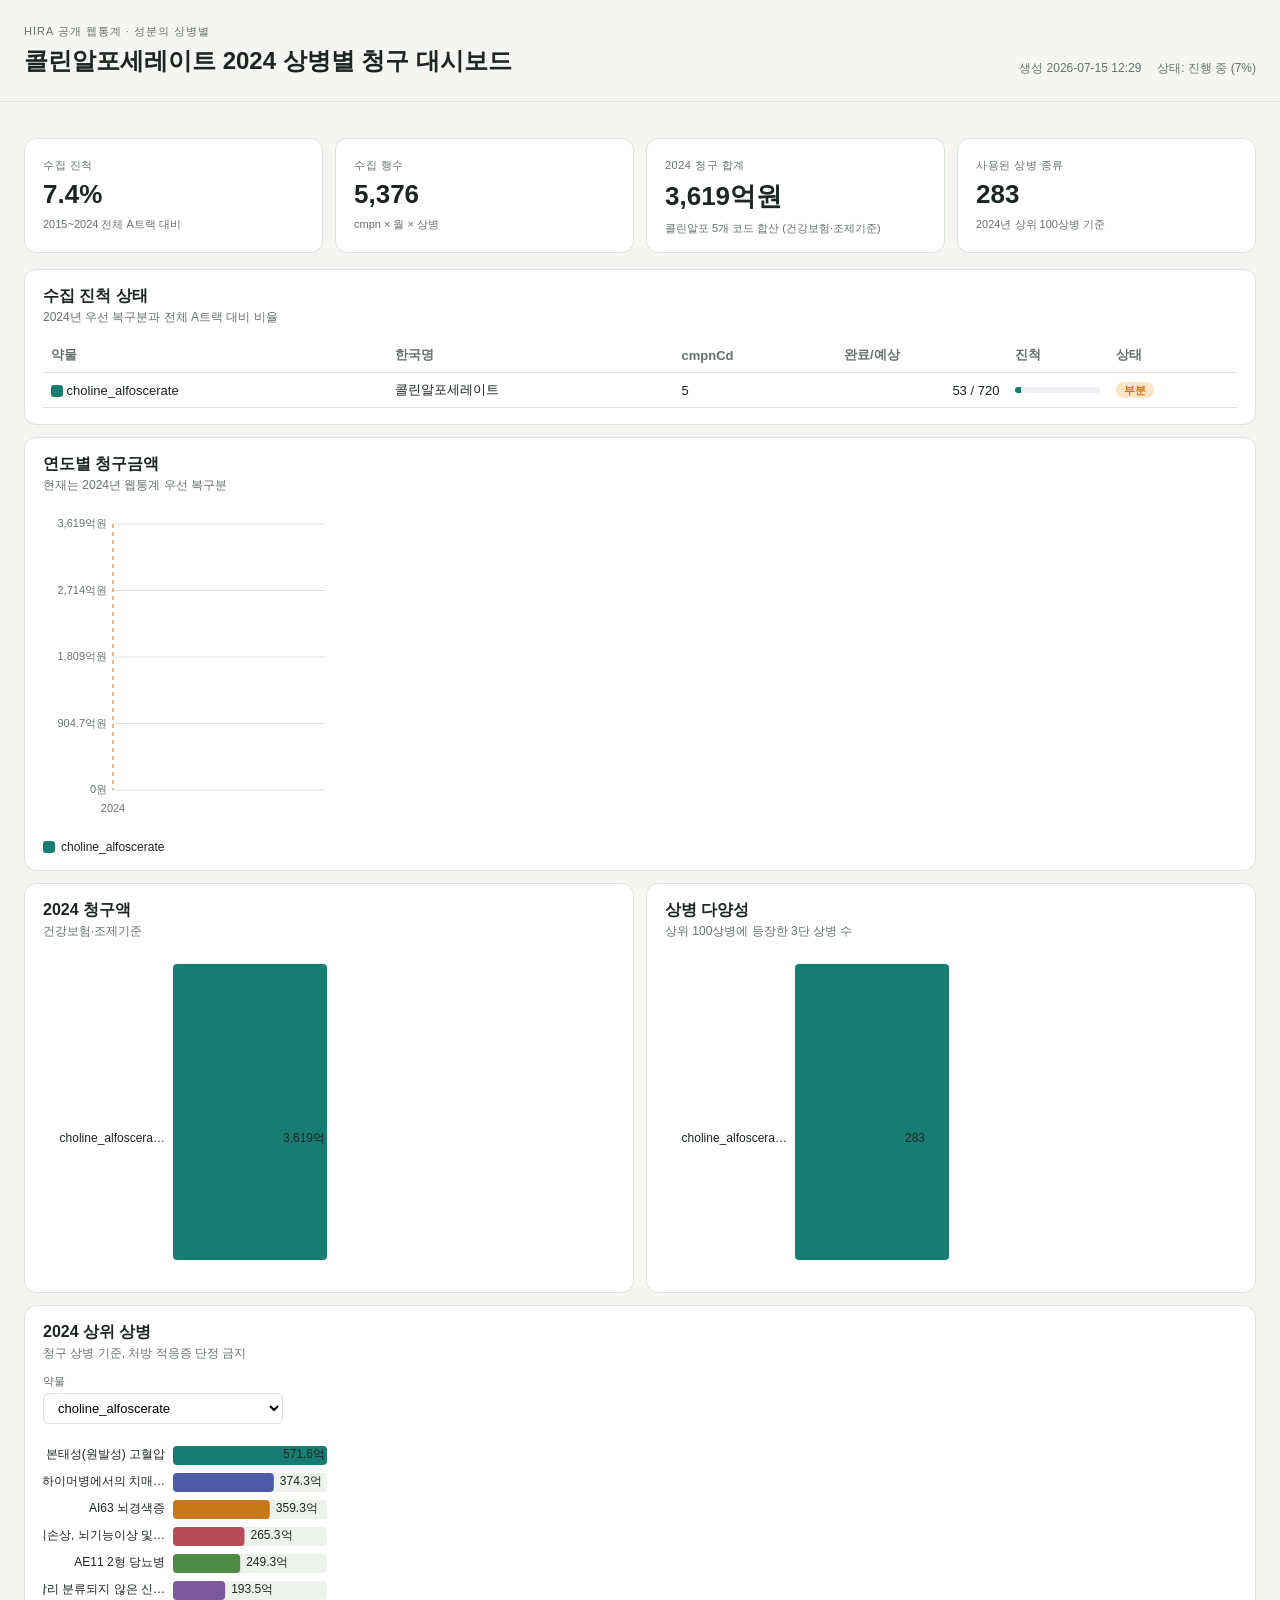
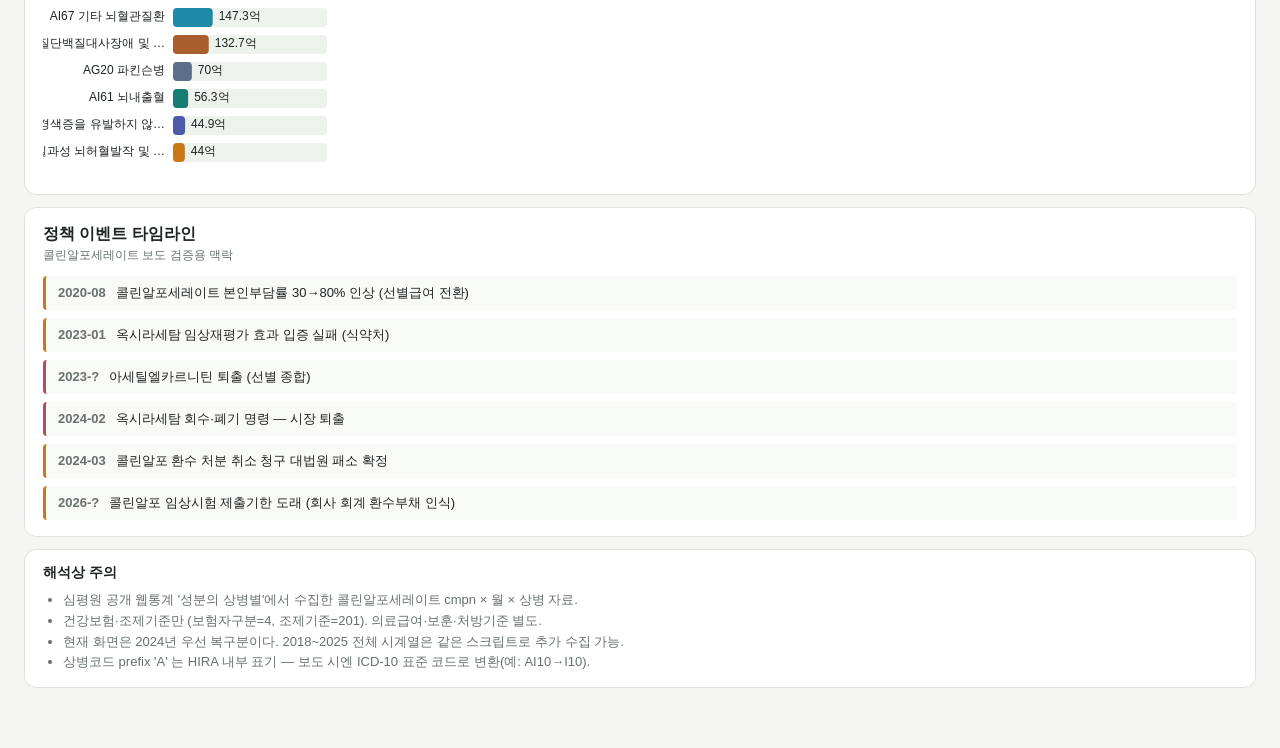
<file: dashboard/index.html>
<!doctype html>
<html lang="ko">
  <head>
    <meta charset="utf-8">
    <meta name="viewport" content="width=device-width, initial-scale=1">
    <title>콜린알포세레이트 — 2024 상병별 청구 대시보드</title>
    <link rel="stylesheet" href="styles.css">
    <script src="data.js" defer></script>
    <script src="app.js" defer></script>
  </head>
  <body>
    <header class="topbar">
      <div>
        <p class="eyebrow">HIRA 공개 웹통계 · 성분의 상병별</p>
        <h1>콜린알포세레이트 2024 상병별 청구 대시보드</h1>
      </div>
      <div class="topbar__meta">
        <span id="generatedAt">-</span>
        <span id="progressLabel">-</span>
      </div>
    </header>

    <main>
      <section class="kpi-grid" aria-label="핵심 지표">
        <article class="kpi">
          <span class="kpi__label">수집 진척</span>
          <strong id="kpiProgress">-</strong>
          <span class="kpi__sub">2015~2024 전체 A트랙 대비</span>
        </article>
        <article class="kpi">
          <span class="kpi__label">수집 행수</span>
          <strong id="kpiRows">-</strong>
          <span class="kpi__sub">cmpn × 월 × 상병</span>
        </article>
        <article class="kpi">
          <span class="kpi__label">2024 청구 합계</span>
          <strong id="kpiAmount">-</strong>
          <span class="kpi__sub">콜린알포 5개 코드 합산 (건강보험·조제기준)</span>
        </article>
        <article class="kpi">
          <span class="kpi__label">사용된 상병 종류</span>
          <strong id="kpiSicks">-</strong>
          <span class="kpi__sub">2024년 상위 100상병 기준</span>
        </article>
      </section>

      <section class="dashboard-grid">
        <article class="panel panel--wide">
          <div class="panel__head">
            <div>
              <h2>수집 진척 상태</h2>
              <p>2024년 우선 복구분과 전체 A트랙 대비 비율</p>
            </div>
          </div>
          <div class="table-wrap">
            <table>
              <thead>
                <tr>
                  <th>약물</th>
                  <th>한국명</th>
                  <th>cmpnCd</th>
                  <th>완료/예상</th>
                  <th>진척</th>
                  <th>상태</th>
                </tr>
              </thead>
              <tbody id="drugStatusRows"></tbody>
            </table>
          </div>
        </article>

        <article class="panel panel--wide">
          <div class="panel__head">
            <div>
              <h2>연도별 청구금액</h2>
              <p>현재는 2024년 웹통계 우선 복구분</p>
            </div>
          </div>
          <canvas id="seriesCanvas" height="320" aria-label="약물별 시계열 차트"></canvas>
          <div id="seriesLegend" class="legend"></div>
        </article>

        <article class="panel">
          <div class="panel__head">
            <div>
              <h2>2024 청구액</h2>
              <p>건강보험·조제기준</p>
            </div>
          </div>
          <canvas id="amountCanvas" height="320"></canvas>
        </article>

        <article class="panel">
          <div class="panel__head">
            <div>
              <h2>상병 다양성</h2>
              <p>상위 100상병에 등장한 3단 상병 수</p>
            </div>
          </div>
          <canvas id="sicksCanvas" height="320"></canvas>
        </article>

        <article class="panel panel--wide">
          <div class="panel__head">
            <div>
              <h2>2024 상위 상병</h2>
              <p>청구 상병 기준, 처방 적응증 단정 금지</p>
            </div>
          </div>
          <div class="toolbar">
            <div class="field">
              <label for="drugSelect">약물</label>
              <select id="drugSelect"></select>
            </div>
          </div>
          <canvas id="sicknessCanvas" height="340"></canvas>
        </article>

        <article class="panel panel--wide">
          <div class="panel__head">
            <div>
              <h2>정책 이벤트 타임라인</h2>
              <p>콜린알포세레이트 보도 검증용 맥락</p>
            </div>
          </div>
          <ul class="timeline" id="timelineList"></ul>
        </article>
      </section>

      <section class="notes" aria-label="해석상 주의">
        <h2>해석상 주의</h2>
        <ul id="notesList"></ul>
      </section>
    </main>
  </body>
</html>
</file>
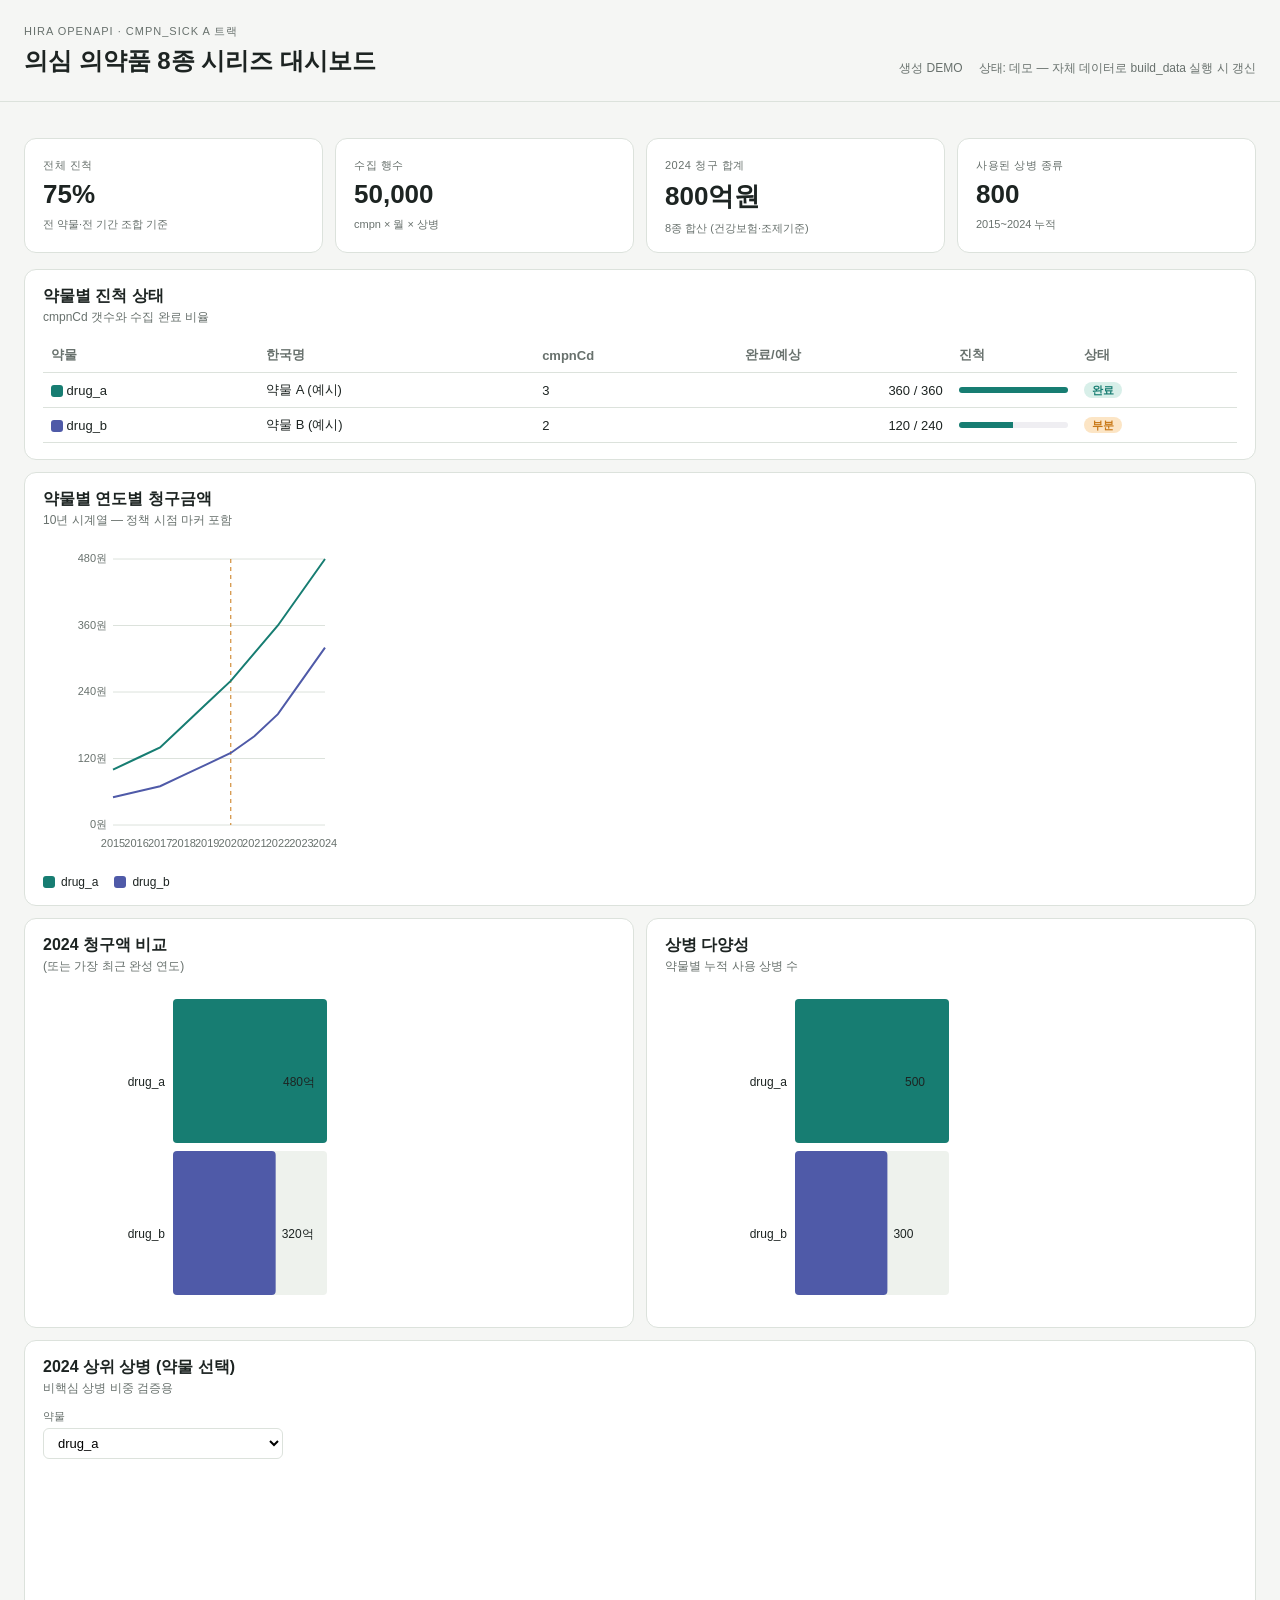
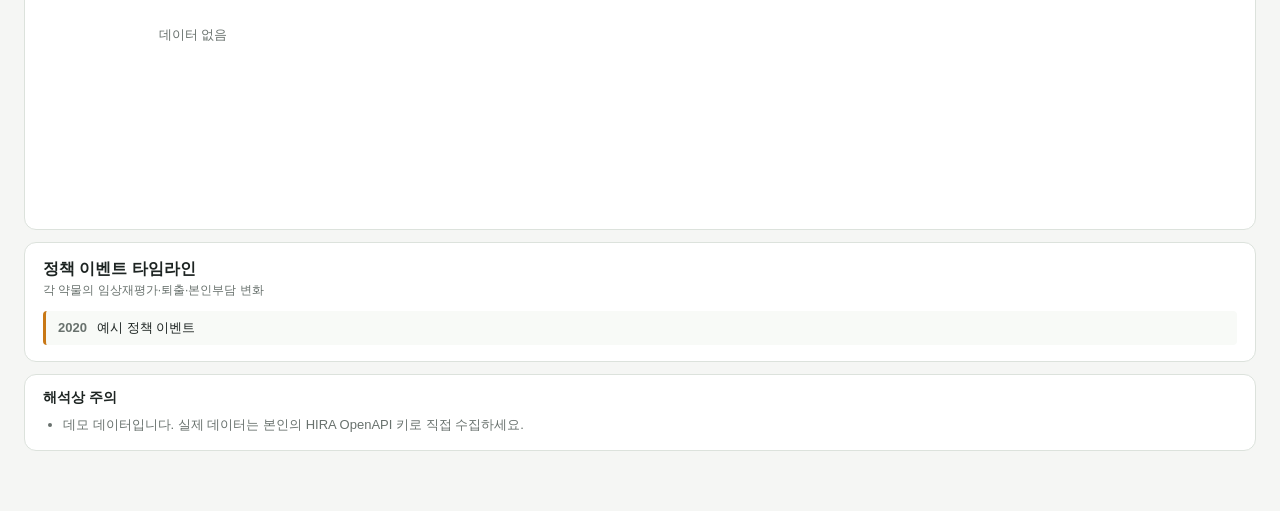
<file: dashboard_suspect/index.html>
<!doctype html>
<html lang="ko">
  <head>
    <meta charset="utf-8">
    <meta name="viewport" content="width=device-width, initial-scale=1">
    <title>의심 의약품 8종 — 시리즈 보도 대시보드</title>
    <link rel="stylesheet" href="styles.css">
    <script src="data.js" defer></script>
    <script src="app.js" defer></script>
  </head>
  <body>
    <header class="topbar">
      <div>
        <p class="eyebrow">HIRA OpenAPI · cmpn_sick A 트랙</p>
        <h1>의심 의약품 8종 시리즈 대시보드</h1>
      </div>
      <div class="topbar__meta">
        <span id="generatedAt">-</span>
        <span id="progressLabel">-</span>
      </div>
    </header>

    <main>
      <section class="kpi-grid" aria-label="핵심 지표">
        <article class="kpi">
          <span class="kpi__label">전체 진척</span>
          <strong id="kpiProgress">-</strong>
          <span class="kpi__sub">전 약물·전 기간 조합 기준</span>
        </article>
        <article class="kpi">
          <span class="kpi__label">수집 행수</span>
          <strong id="kpiRows">-</strong>
          <span class="kpi__sub">cmpn × 월 × 상병</span>
        </article>
        <article class="kpi">
          <span class="kpi__label">2024 청구 합계</span>
          <strong id="kpiAmount">-</strong>
          <span class="kpi__sub">8종 합산 (건강보험·조제기준)</span>
        </article>
        <article class="kpi">
          <span class="kpi__label">사용된 상병 종류</span>
          <strong id="kpiSicks">-</strong>
          <span class="kpi__sub">2015~2024 누적</span>
        </article>
      </section>

      <section class="dashboard-grid">
        <article class="panel panel--wide">
          <div class="panel__head">
            <div>
              <h2>약물별 진척 상태</h2>
              <p>cmpnCd 갯수와 수집 완료 비율</p>
            </div>
          </div>
          <div class="table-wrap">
            <table>
              <thead>
                <tr>
                  <th>약물</th>
                  <th>한국명</th>
                  <th>cmpnCd</th>
                  <th>완료/예상</th>
                  <th>진척</th>
                  <th>상태</th>
                </tr>
              </thead>
              <tbody id="drugStatusRows"></tbody>
            </table>
          </div>
        </article>

        <article class="panel panel--wide">
          <div class="panel__head">
            <div>
              <h2>약물별 연도별 청구금액</h2>
              <p>10년 시계열 — 정책 시점 마커 포함</p>
            </div>
          </div>
          <canvas id="seriesCanvas" height="320" aria-label="약물별 시계열 차트"></canvas>
          <div id="seriesLegend" class="legend"></div>
        </article>

        <article class="panel">
          <div class="panel__head">
            <div>
              <h2>2024 청구액 비교</h2>
              <p>(또는 가장 최근 완성 연도)</p>
            </div>
          </div>
          <canvas id="amountCanvas" height="320"></canvas>
        </article>

        <article class="panel">
          <div class="panel__head">
            <div>
              <h2>상병 다양성</h2>
              <p>약물별 누적 사용 상병 수</p>
            </div>
          </div>
          <canvas id="sicksCanvas" height="320"></canvas>
        </article>

        <article class="panel panel--wide">
          <div class="panel__head">
            <div>
              <h2>2024 상위 상병 (약물 선택)</h2>
              <p>비핵심 상병 비중 검증용</p>
            </div>
          </div>
          <div class="toolbar">
            <div class="field">
              <label for="drugSelect">약물</label>
              <select id="drugSelect"></select>
            </div>
          </div>
          <canvas id="sicknessCanvas" height="340"></canvas>
        </article>

        <article class="panel panel--wide">
          <div class="panel__head">
            <div>
              <h2>정책 이벤트 타임라인</h2>
              <p>각 약물의 임상재평가·퇴출·본인부담 변화</p>
            </div>
          </div>
          <ul class="timeline" id="timelineList"></ul>
        </article>
      </section>

      <section class="notes" aria-label="해석상 주의">
        <h2>해석상 주의</h2>
        <ul id="notesList"></ul>
      </section>
    </main>
  </body>
</html>
</file>
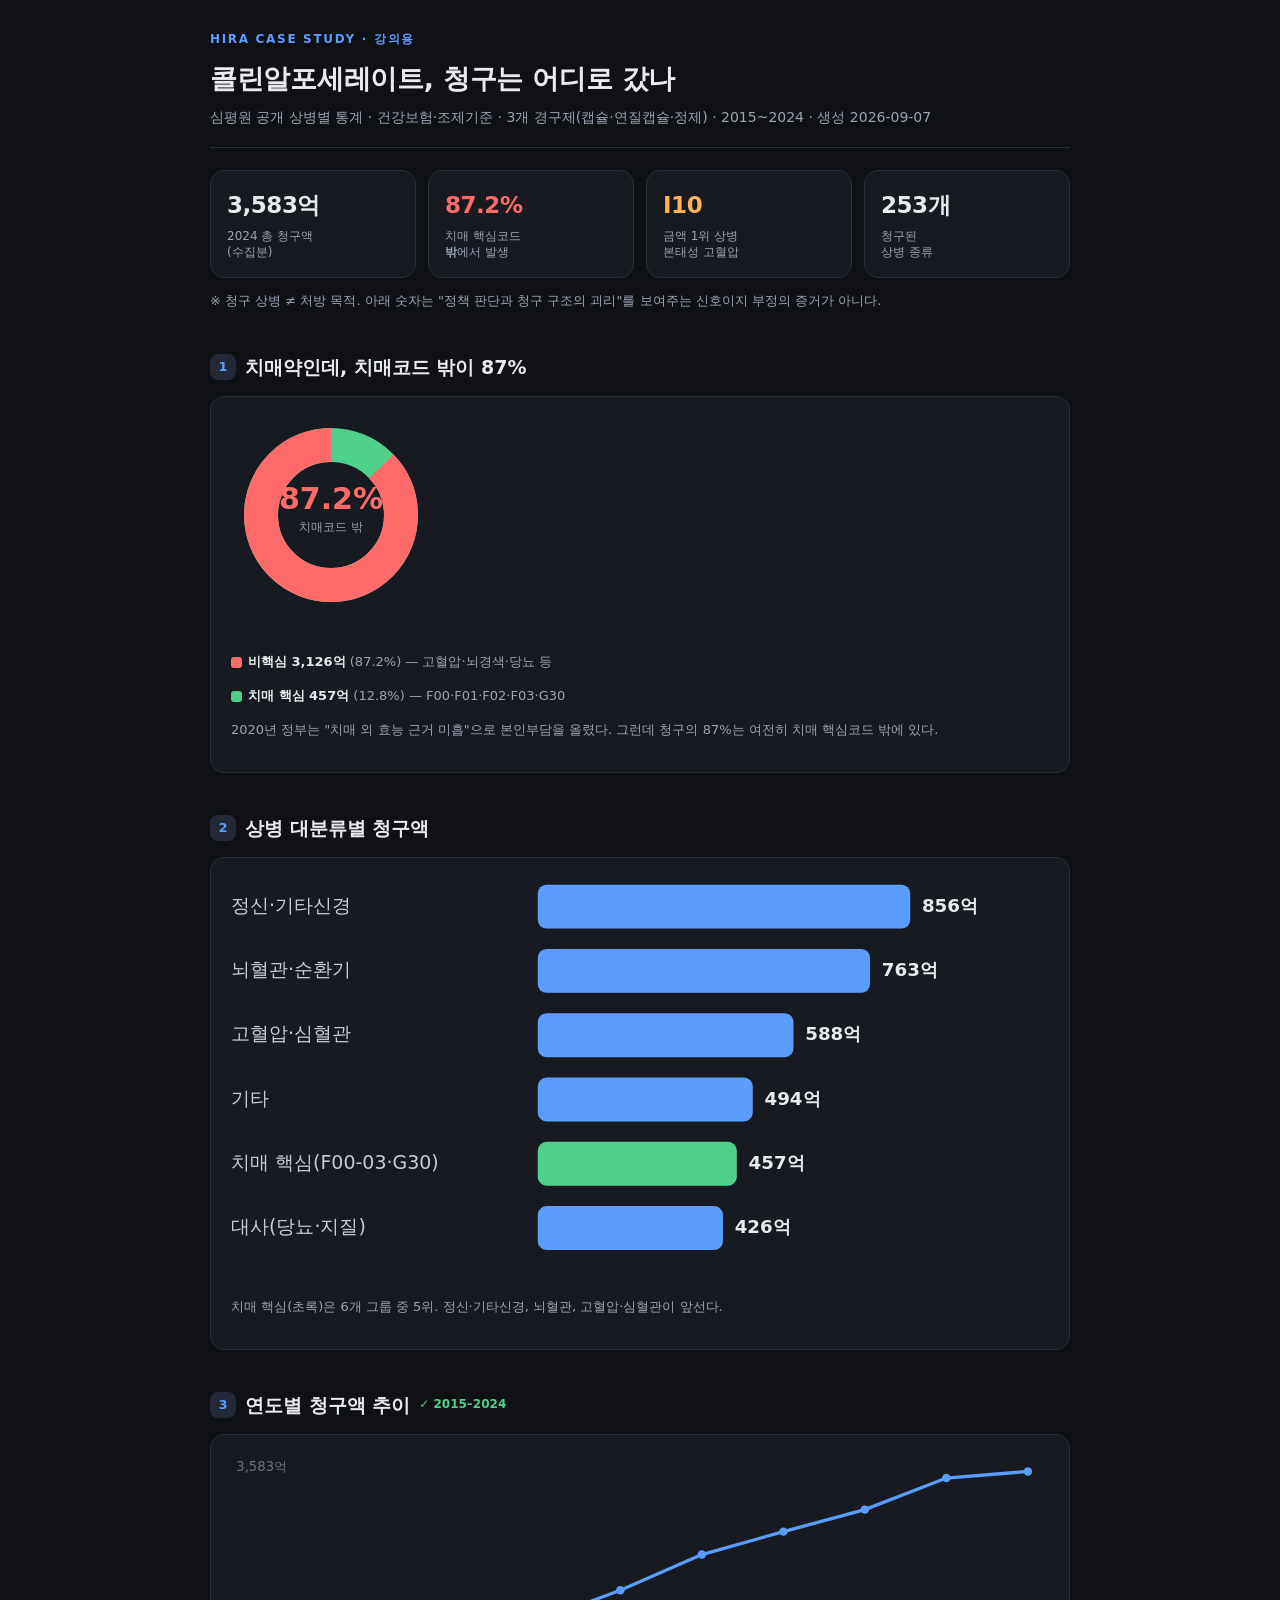
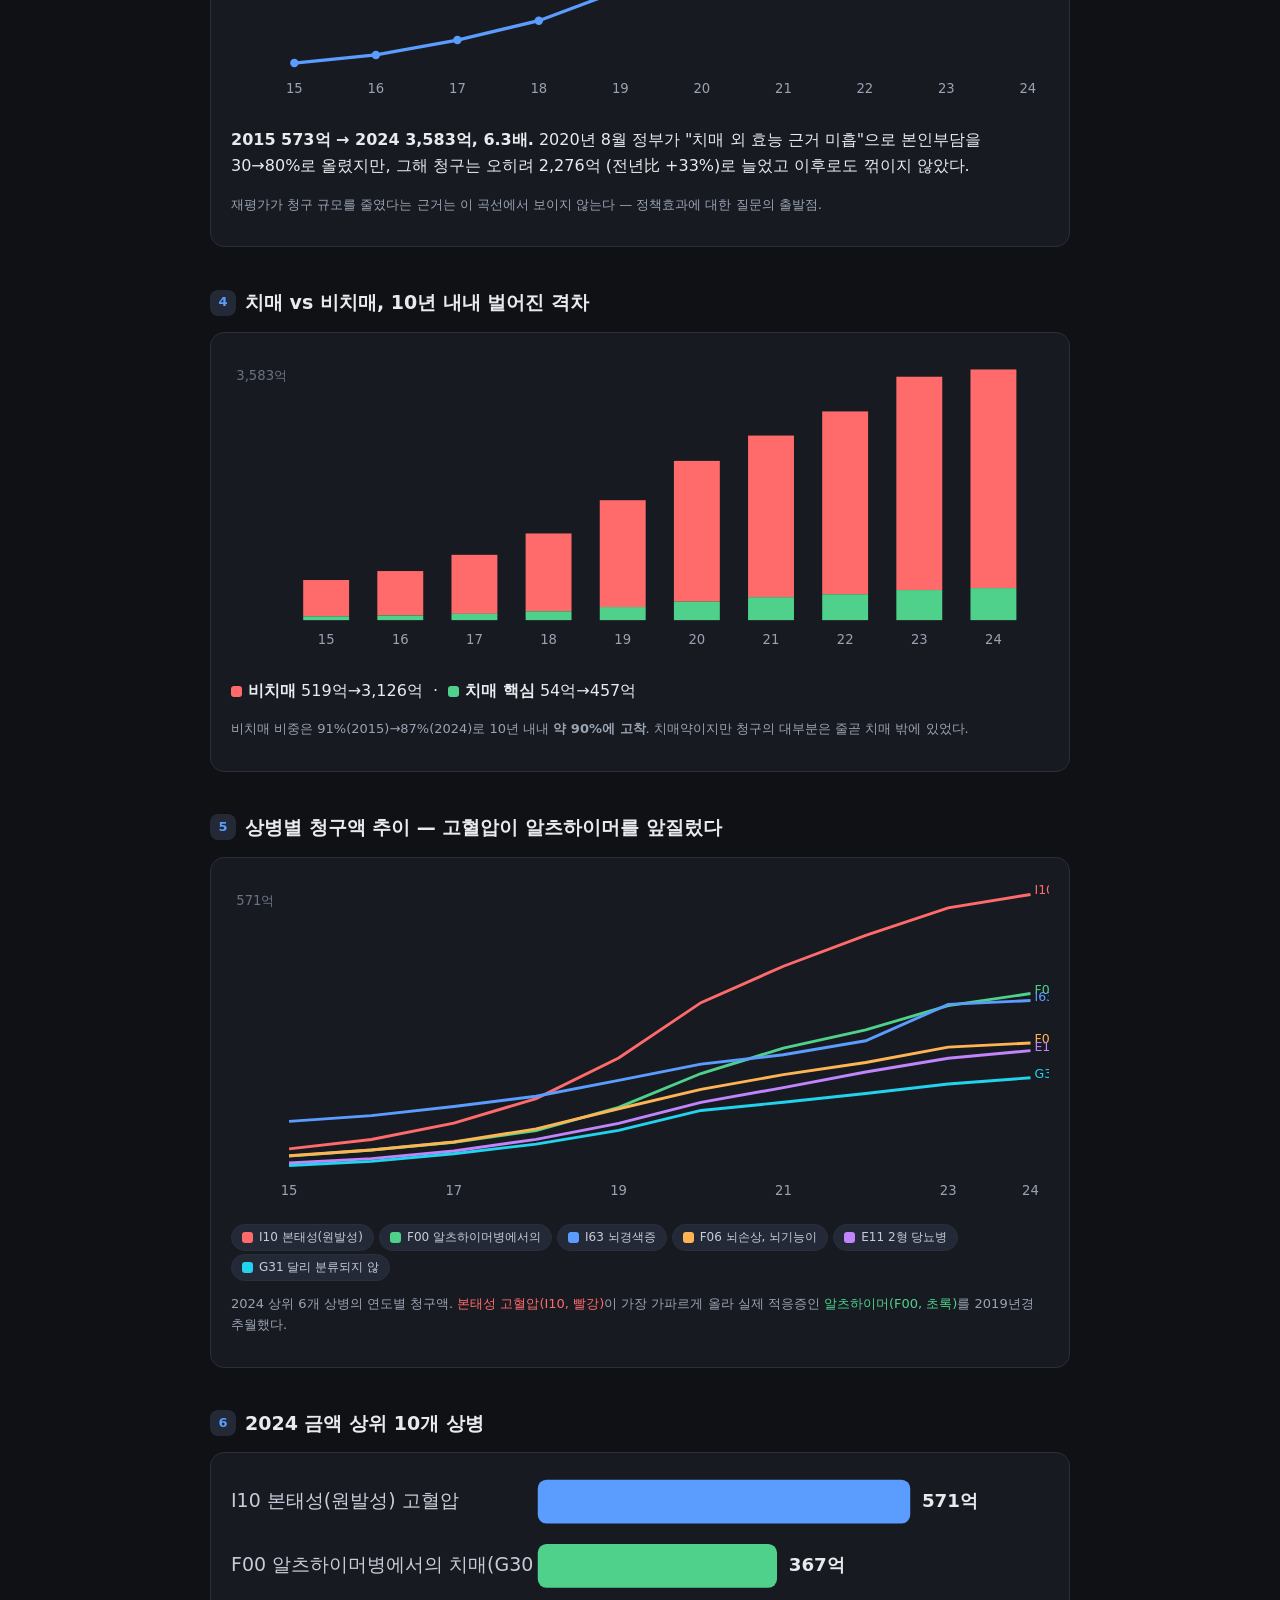
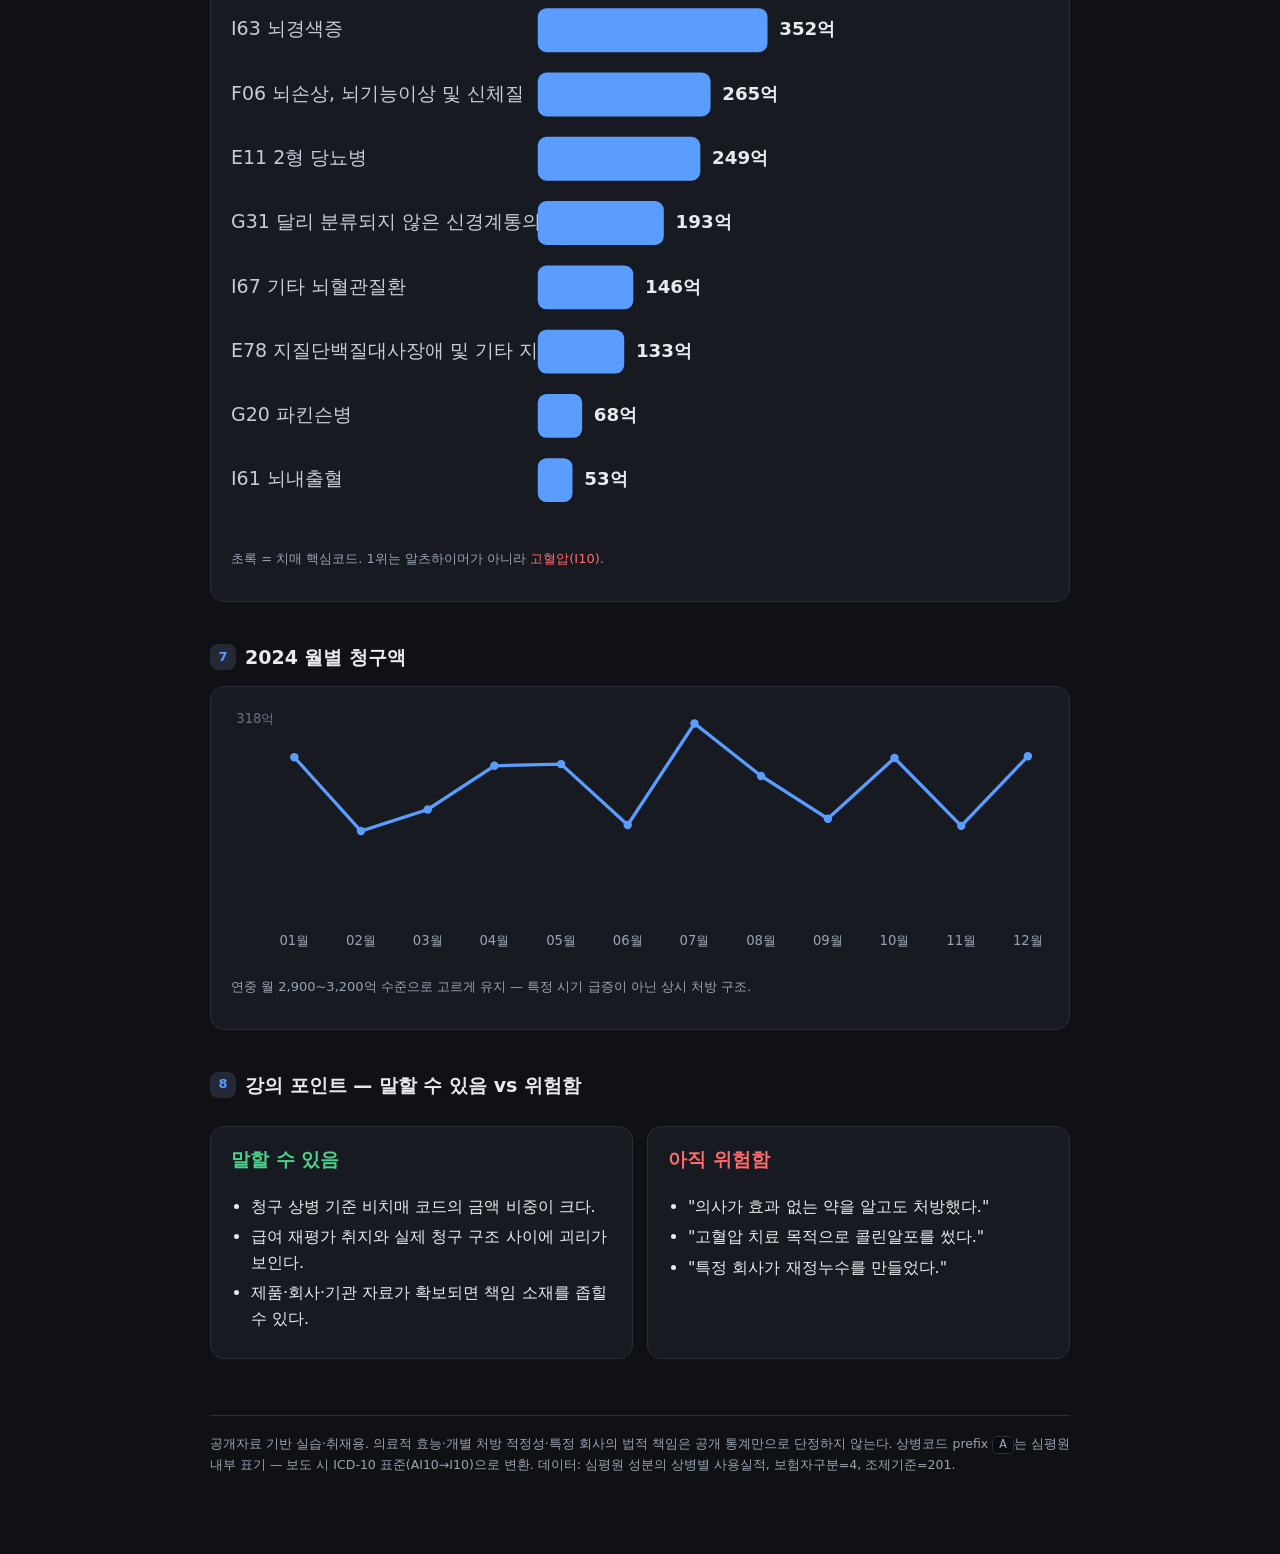
<file: dashboard/case_study.html>
<!DOCTYPE html><html lang="ko"><head><meta charset="UTF-8">
<meta name="viewport" content="width=device-width, initial-scale=1.0">
<title>콜린알포세레이트 청구 구조 — 강의 케이스스터디</title>
<style>
:root{--bg:#0f1115;--panel:#171a21;--line:#2a2f3a;--ink:#e8eaed;--muted:#9aa3b2;--accent:#5b9dff;--good:#4fd18b;--bad:#ff6b6b;--warn:#ffb454;--chip:#232936}
*{box-sizing:border-box}
body{margin:0;background:var(--bg);color:var(--ink);font-family:-apple-system,BlinkMacSystemFont,"Apple SD Gothic Neo","Pretendard",system-ui,sans-serif;line-height:1.6}
.wrap{max-width:900px;margin:0 auto;padding:30px 20px 80px}
header{border-bottom:1px solid var(--line);padding-bottom:18px}
.eyebrow{color:var(--accent);font-size:12px;font-weight:700;letter-spacing:.14em;text-transform:uppercase}
h1{font-size:27px;margin:8px 0 6px;font-weight:800;letter-spacing:-.01em}
.sub{color:var(--muted);font-size:14px}
h2{font-size:19px;margin:40px 0 14px;font-weight:800;display:flex;align-items:center;gap:9px;flex-wrap:wrap}
h2 .n{display:inline-flex;width:26px;height:26px;border-radius:8px;background:var(--chip);color:var(--accent);font-size:13px;align-items:center;justify-content:center;font-weight:700}
.ok{font-size:12px;color:var(--good);font-weight:600} .pending{font-size:12px;color:var(--warn);font-weight:600}
.kpis{display:grid;grid-template-columns:repeat(4,1fr);gap:12px;margin:22px 0 4px}
.kpi{background:var(--panel);border:1px solid var(--line);border-radius:14px;padding:16px}
.kpi .v{font-size:23px;font-weight:800;letter-spacing:-.02em}
.kpi .l{color:var(--muted);font-size:12px;margin-top:4px;line-height:1.4}
.kpi.bad .v{color:var(--bad)} .kpi.warn .v{color:var(--warn)}
.card{background:var(--panel);border:1px solid var(--line);border-radius:14px;padding:18px 20px;margin:12px 0}
.pending-card{border-color:#5a4a25;background:#1d1a12}
.donut-wrap{display:flex;gap:24px;align-items:center;flex-wrap:wrap}
.legend{font-size:13px;color:var(--muted)} .legend b{color:var(--ink)}
.sw{display:inline-block;width:11px;height:11px;border-radius:3px;margin-right:6px;vertical-align:middle}
.chip2{display:inline-block;background:var(--chip);border:1px solid var(--line);border-radius:999px;padding:3px 10px;font-size:12px;color:#c7cdd8;margin:3px 5px 0 0}
.muted{color:var(--muted);font-size:13px} .good{color:var(--good)} .badc{color:var(--bad)}
ul{margin:8px 0;padding-left:20px} li{margin:5px 0}
.two{display:grid;grid-template-columns:1fr 1fr;gap:14px}
.foot{margin-top:44px;padding-top:18px;border-top:1px solid var(--line);color:var(--muted);font-size:12.5px}
code{background:#0a0c10;border:1px solid var(--line);border-radius:5px;padding:1px 6px;font-size:12.5px}
@media(max-width:640px){.kpis{grid-template-columns:repeat(2,1fr)}.two{grid-template-columns:1fr}}
</style></head><body><div class="wrap">
<header>
<div class="eyebrow">HIRA Case Study · 강의용</div>
<h1>콜린알포세레이트, 청구는 어디로 갔나</h1>
<div class="sub">심평원 공개 상병별 통계 · 건강보험·조제기준 · 3개 경구제(캡슐·연질캡슐·정제) · 2015~2024 · 생성 2026-09-07</div>
</header>

<div class="kpis">
<div class="kpi"><div class="v">3,583억</div><div class="l">2024 총 청구액<br>(수집분)</div></div>
<div class="kpi bad"><div class="v">87.2%</div><div class="l">치매 핵심코드<br><b>밖</b>에서 발생</div></div>
<div class="kpi warn"><div class="v">I10</div><div class="l">금액 1위 상병<br>본태성 고혈압</div></div>
<div class="kpi"><div class="v">253개</div><div class="l">청구된<br>상병 종류</div></div>
</div>
<p class="muted">※ 청구 상병 ≠ 처방 목적. 아래 숫자는 "정책 판단과 청구 구조의 괴리"를 보여주는 신호이지 부정의 증거가 아니다.</p>

<h2><span class="n">1</span>치매약인데, 치매코드 밖이 87%</h2>
<div class="card"><div class="donut-wrap">
<svg viewBox="0 0 200 200" width="200" height="200">
      <circle cx="100" cy="100" r="70" fill="none" stroke="#4fd18b" stroke-width="34"/>
      <circle cx="100" cy="100" r="70" fill="none" stroke="#ff6b6b" stroke-width="34"
        stroke-dasharray="383.7 439.8" stroke-dashoffset="-56.1"
        transform="rotate(-90 100 100)"/>
      <text x="100" y="94" text-anchor="middle" fill="#ff6b6b" font-size="30" font-weight="800">87.2%</text>
      <text x="100" y="116" text-anchor="middle" fill="#9aa3b2" font-size="12">치매코드 밖</text>
    </svg>
<div class="legend">
<p><span class="sw" style="background:#ff6b6b"></span><b>비핵심 3,126억</b> (87.2%) — 고혈압·뇌경색·당뇨 등</p>
<p><span class="sw" style="background:#4fd18b"></span><b>치매 핵심 457억</b> (12.8%) — F00·F01·F02·F03·G30</p>
<p class="muted">2020년 정부는 "치매 외 효능 근거 미흡"으로 본인부담을 올렸다. 그런데 청구의 87%는 여전히 치매 핵심코드 밖에 있다.</p>
</div></div></div>

<h2><span class="n">2</span>상병 대분류별 청구액</h2>
<div class="card"><svg viewBox="0 0 560 274" width="100%" role="img">
<text x="0" y="24.6" fill="#c7cdd8" font-size="13">정신·기타신경</text>
<rect x="210" y="6" width="255.0" height="30" rx="6" fill="#5b9dff"/>
<text x="473.0" y="24.6" fill="#e8eaed" font-size="12.5" font-weight="600">856억</text>
<text x="0" y="68.6" fill="#c7cdd8" font-size="13">뇌혈관·순환기</text>
<rect x="210" y="50" width="227.5" height="30" rx="6" fill="#5b9dff"/>
<text x="445.5" y="68.6" fill="#e8eaed" font-size="12.5" font-weight="600">763억</text>
<text x="0" y="112.6" fill="#c7cdd8" font-size="13">고혈압·심혈관</text>
<rect x="210" y="94" width="175.1" height="30" rx="6" fill="#5b9dff"/>
<text x="393.1" y="112.6" fill="#e8eaed" font-size="12.5" font-weight="600">588억</text>
<text x="0" y="156.6" fill="#c7cdd8" font-size="13">기타</text>
<rect x="210" y="138" width="147.2" height="30" rx="6" fill="#5b9dff"/>
<text x="365.2" y="156.6" fill="#e8eaed" font-size="12.5" font-weight="600">494억</text>
<text x="0" y="200.6" fill="#c7cdd8" font-size="13">치매 핵심(F00-03·G30)</text>
<rect x="210" y="182" width="136.3" height="30" rx="6" fill="#4fd18b"/>
<text x="354.3" y="200.6" fill="#e8eaed" font-size="12.5" font-weight="600">457억</text>
<text x="0" y="244.6" fill="#c7cdd8" font-size="13">대사(당뇨·지질)</text>
<rect x="210" y="226" width="126.8" height="30" rx="6" fill="#5b9dff"/>
<text x="344.8" y="244.6" fill="#e8eaed" font-size="12.5" font-weight="600">426억</text>
</svg>
<p class="muted">치매 핵심(초록)은 6개 그룹 중 5위. 정신·기타신경, 뇌혈관, 고혈압·심혈관이 앞선다.</p></div>

<h2><span class="n">3</span>연도별 청구액 추이 <span class="ok">✓ 2015–2024</span></h2>
        <div class="card"><svg viewBox="0 0 620 190" width="100%">
      <polyline points="48.0,159.2 109.8,153.1 171.6,141.8 233.3,127.1 295.1,104.1 356.9,77.0 418.7,59.6 480.4,42.9 542.2,19.0 604.0,14.0" fill="none" stroke="#5b9dff" stroke-width="2.5"/>
      <circle cx="48.0" cy="159.2" r="3.2" fill="#5b9dff"/><circle cx="109.8" cy="153.1" r="3.2" fill="#5b9dff"/><circle cx="171.6" cy="141.8" r="3.2" fill="#5b9dff"/><circle cx="233.3" cy="127.1" r="3.2" fill="#5b9dff"/><circle cx="295.1" cy="104.1" r="3.2" fill="#5b9dff"/><circle cx="356.9" cy="77.0" r="3.2" fill="#5b9dff"/><circle cx="418.7" cy="59.6" r="3.2" fill="#5b9dff"/><circle cx="480.4" cy="42.9" r="3.2" fill="#5b9dff"/><circle cx="542.2" cy="19.0" r="3.2" fill="#5b9dff"/><circle cx="604.0" cy="14.0" r="3.2" fill="#5b9dff"/><text x="48.0" y="182" text-anchor="middle" fill="#9aa3b2" font-size="10">15</text><text x="109.8" y="182" text-anchor="middle" fill="#9aa3b2" font-size="10">16</text><text x="171.6" y="182" text-anchor="middle" fill="#9aa3b2" font-size="10">17</text><text x="233.3" y="182" text-anchor="middle" fill="#9aa3b2" font-size="10">18</text><text x="295.1" y="182" text-anchor="middle" fill="#9aa3b2" font-size="10">19</text><text x="356.9" y="182" text-anchor="middle" fill="#9aa3b2" font-size="10">20</text><text x="418.7" y="182" text-anchor="middle" fill="#9aa3b2" font-size="10">21</text><text x="480.4" y="182" text-anchor="middle" fill="#9aa3b2" font-size="10">22</text><text x="542.2" y="182" text-anchor="middle" fill="#9aa3b2" font-size="10">23</text><text x="604.0" y="182" text-anchor="middle" fill="#9aa3b2" font-size="10">24</text>
      <text x="4" y="14.0" fill="#6b7280" font-size="10">3,583억</text>
    </svg>
        <p><b>2015 573억 → 2024 3,583억, 6.3배.</b>
        2020년 8월 정부가 "치매 외 효능 근거 미흡"으로 본인부담을 30→80%로 올렸지만, 그해 청구는 오히려 2,276억 (전년比 +33%)로 늘었고 이후로도 꺾이지 않았다.</p>
        <p class="muted">재평가가 청구 규모를 줄였다는 근거는 이 곡선에서 보이지 않는다 — 정책효과에 대한 질문의 출발점.</p></div>

        <h2><span class="n">4</span>치매 vs 비치매, 10년 내내 벌어진 격차</h2>
        <div class="card"><svg viewBox="0 0 620 230" width="100%">
<rect x="54.7" y="173.6" width="34.8" height="27.5" fill="#ff6b6b"/>
<rect x="54.7" y="201.1" width="34.8" height="2.9" fill="#4fd18b"/>
<text x="72.1" y="222" text-anchor="middle" fill="#9aa3b2" font-size="10">15</text>
<rect x="110.9" y="166.8" width="34.8" height="33.5" fill="#ff6b6b"/>
<rect x="110.9" y="200.4" width="34.8" height="3.6" fill="#4fd18b"/>
<text x="128.3" y="222" text-anchor="middle" fill="#9aa3b2" font-size="10">16</text>
<rect x="167.1" y="154.5" width="34.8" height="44.7" fill="#ff6b6b"/>
<rect x="167.1" y="199.1" width="34.8" height="4.9" fill="#4fd18b"/>
<text x="184.5" y="222" text-anchor="middle" fill="#9aa3b2" font-size="10">17</text>
<rect x="223.3" y="138.3" width="34.8" height="59.0" fill="#ff6b6b"/>
<rect x="223.3" y="197.3" width="34.8" height="6.7" fill="#4fd18b"/>
<text x="240.7" y="222" text-anchor="middle" fill="#9aa3b2" font-size="10">18</text>
<rect x="279.5" y="113.1" width="34.8" height="81.1" fill="#ff6b6b"/>
<rect x="279.5" y="194.1" width="34.8" height="9.9" fill="#4fd18b"/>
<text x="296.9" y="222" text-anchor="middle" fill="#9aa3b2" font-size="10">19</text>
<rect x="335.7" y="83.3" width="34.8" height="106.7" fill="#ff6b6b"/>
<rect x="335.7" y="190.0" width="34.8" height="14.0" fill="#4fd18b"/>
<text x="353.1" y="222" text-anchor="middle" fill="#9aa3b2" font-size="10">20</text>
<rect x="391.9" y="64.1" width="34.8" height="122.5" fill="#ff6b6b"/>
<rect x="391.9" y="186.6" width="34.8" height="17.4" fill="#4fd18b"/>
<text x="409.3" y="222" text-anchor="middle" fill="#9aa3b2" font-size="10">21</text>
<rect x="448.1" y="45.8" width="34.8" height="138.7" fill="#ff6b6b"/>
<rect x="448.1" y="184.4" width="34.8" height="19.6" fill="#4fd18b"/>
<text x="465.5" y="222" text-anchor="middle" fill="#9aa3b2" font-size="10">22</text>
<rect x="504.3" y="19.5" width="34.8" height="161.7" fill="#ff6b6b"/>
<rect x="504.3" y="181.2" width="34.8" height="22.8" fill="#4fd18b"/>
<text x="521.7" y="222" text-anchor="middle" fill="#9aa3b2" font-size="10">23</text>
<rect x="560.5" y="14.0" width="34.8" height="165.7" fill="#ff6b6b"/>
<rect x="560.5" y="179.7" width="34.8" height="24.3" fill="#4fd18b"/>
<text x="577.9" y="222" text-anchor="middle" fill="#9aa3b2" font-size="10">24</text>
<text x="4" y="22" fill="#6b7280" font-size="10">3,583억</text>
</svg>
        <p><span class="sw" style="background:#ff6b6b"></span><b>비치매</b> 519억→3,126억 &nbsp;·&nbsp;
        <span class="sw" style="background:#4fd18b"></span><b>치매 핵심</b> 54억→457억</p>
        <p class="muted">비치매 비중은 91%(2015)→87%(2024)로 10년 내내 <b>약 90%에 고착</b>. 치매약이지만 청구의 대부분은 줄곧 치매 밖에 있었다.</p></div>

        <h2><span class="n">5</span>상병별 청구액 추이 — 고혈압이 알츠하이머를 앞질렀다</h2>
        <div class="card"><svg viewBox="0 0 620 250" width="100%">
<polyline points="44.0,206.8 106.4,199.7 168.9,187.3 231.3,168.7 293.8,138.0 356.2,96.0 418.7,68.4 481.1,45.0 543.6,24.1 606.0,14.0" fill="none" stroke="#ff6b6b" stroke-width="2.2"/>
<text x="609.0" y="14.0" fill="#ff6b6b" font-size="9.5">I10</text>
<polyline points="44.0,212.3 106.4,207.7 168.9,201.8 231.3,193.0 293.8,175.3 356.2,149.7 418.7,130.5 481.1,116.7 543.6,98.2 606.0,89.1" fill="none" stroke="#4fd18b" stroke-width="2.2"/>
<text x="609.0" y="89.1" fill="#4fd18b" font-size="9.5">F00</text>
<polyline points="44.0,186.0 106.4,181.6 168.9,174.7 231.3,166.9 293.8,154.9 356.2,142.6 418.7,135.5 481.1,124.9 543.6,97.3 606.0,94.4" fill="none" stroke="#5b9dff" stroke-width="2.2"/>
<text x="609.0" y="94.4" fill="#5b9dff" font-size="9.5">I63</text>
<polyline points="44.0,212.0 106.4,207.7 168.9,201.6 231.3,191.7 293.8,176.4 356.2,161.7 418.7,150.6 481.1,141.4 543.6,129.7 606.0,126.6" fill="none" stroke="#ffb454" stroke-width="2.2"/>
<text x="609.0" y="126.6" fill="#ffb454" font-size="9.5">F06</text>
<polyline points="44.0,217.5 106.4,214.2 168.9,208.4 231.3,199.6 293.8,187.5 356.2,171.6 418.7,160.4 481.1,148.6 543.6,138.1 606.0,132.4" fill="none" stroke="#c084fc" stroke-width="2.2"/>
<text x="609.0" y="132.4" fill="#c084fc" font-size="9.5">E11</text>
<polyline points="44.0,219.4 106.4,216.3 168.9,210.5 231.3,203.2 293.8,192.8 356.2,177.7 418.7,171.5 481.1,164.9 543.6,157.7 606.0,152.9" fill="none" stroke="#22d3ee" stroke-width="2.2"/>
<text x="609.0" y="152.9" fill="#22d3ee" font-size="9.5">G31</text>
<text x="44.0" y="242" text-anchor="middle" fill="#9aa3b2" font-size="10">15</text>
<text x="168.9" y="242" text-anchor="middle" fill="#9aa3b2" font-size="10">17</text>
<text x="293.8" y="242" text-anchor="middle" fill="#9aa3b2" font-size="10">19</text>
<text x="418.7" y="242" text-anchor="middle" fill="#9aa3b2" font-size="10">21</text>
<text x="543.6" y="242" text-anchor="middle" fill="#9aa3b2" font-size="10">23</text>
<text x="606.0" y="242" text-anchor="middle" fill="#9aa3b2" font-size="10">24</text>
<text x="4" y="22" fill="#6b7280" font-size="10">571억</text>
</svg>
        <div style="margin-top:8px"><span class="chip2"><span class="sw" style="background:#ff6b6b"></span>I10 본태성(원발성) </span><span class="chip2"><span class="sw" style="background:#4fd18b"></span>F00 알츠하이머병에서의</span><span class="chip2"><span class="sw" style="background:#5b9dff"></span>I63 뇌경색증</span><span class="chip2"><span class="sw" style="background:#ffb454"></span>F06 뇌손상, 뇌기능이</span><span class="chip2"><span class="sw" style="background:#c084fc"></span>E11 2형 당뇨병</span><span class="chip2"><span class="sw" style="background:#22d3ee"></span>G31 달리 분류되지 않</span></div>
        <p class="muted">2024 상위 6개 상병의 연도별 청구액. <span class="badc">본태성 고혈압(I10, 빨강)</span>이 가장 가파르게 올라 실제 적응증인 <span class="good">알츠하이머(F00, 초록)</span>를 2019년경 추월했다.</p></div>

<h2><span class="n">6</span>2024 금액 상위 10개 상병</h2>
<div class="card"><svg viewBox="0 0 560 450" width="100%" role="img">
<text x="0" y="24.6" fill="#c7cdd8" font-size="13">I10 본태성(원발성) 고혈압</text>
<rect x="210" y="6" width="255.0" height="30" rx="6" fill="#5b9dff"/>
<text x="473.0" y="24.6" fill="#e8eaed" font-size="12.5" font-weight="600">571억</text>
<text x="0" y="68.6" fill="#c7cdd8" font-size="13">F00 알츠하이머병에서의 치매(G30</text>
<rect x="210" y="50" width="163.8" height="30" rx="6" fill="#4fd18b"/>
<text x="381.8" y="68.6" fill="#e8eaed" font-size="12.5" font-weight="600">367억</text>
<text x="0" y="112.6" fill="#c7cdd8" font-size="13">I63 뇌경색증</text>
<rect x="210" y="94" width="157.3" height="30" rx="6" fill="#5b9dff"/>
<text x="375.3" y="112.6" fill="#e8eaed" font-size="12.5" font-weight="600">352억</text>
<text x="0" y="156.6" fill="#c7cdd8" font-size="13">F06 뇌손상, 뇌기능이상 및 신체질</text>
<rect x="210" y="138" width="118.3" height="30" rx="6" fill="#5b9dff"/>
<text x="336.3" y="156.6" fill="#e8eaed" font-size="12.5" font-weight="600">265억</text>
<text x="0" y="200.6" fill="#c7cdd8" font-size="13">E11 2형 당뇨병</text>
<rect x="210" y="182" width="111.3" height="30" rx="6" fill="#5b9dff"/>
<text x="329.3" y="200.6" fill="#e8eaed" font-size="12.5" font-weight="600">249억</text>
<text x="0" y="244.6" fill="#c7cdd8" font-size="13">G31 달리 분류되지 않은 신경계통의</text>
<rect x="210" y="226" width="86.3" height="30" rx="6" fill="#5b9dff"/>
<text x="304.3" y="244.6" fill="#e8eaed" font-size="12.5" font-weight="600">193억</text>
<text x="0" y="288.6" fill="#c7cdd8" font-size="13">I67 기타 뇌혈관질환</text>
<rect x="210" y="270" width="65.4" height="30" rx="6" fill="#5b9dff"/>
<text x="283.4" y="288.6" fill="#e8eaed" font-size="12.5" font-weight="600">146억</text>
<text x="0" y="332.6" fill="#c7cdd8" font-size="13">E78 지질단백질대사장애 및 기타 지</text>
<rect x="210" y="314" width="59.2" height="30" rx="6" fill="#5b9dff"/>
<text x="277.2" y="332.6" fill="#e8eaed" font-size="12.5" font-weight="600">133억</text>
<text x="0" y="376.6" fill="#c7cdd8" font-size="13">G20 파킨슨병</text>
<rect x="210" y="358" width="30.4" height="30" rx="6" fill="#5b9dff"/>
<text x="248.4" y="376.6" fill="#e8eaed" font-size="12.5" font-weight="600">68억</text>
<text x="0" y="420.6" fill="#c7cdd8" font-size="13">I61 뇌내출혈</text>
<rect x="210" y="402" width="23.8" height="30" rx="6" fill="#5b9dff"/>
<text x="241.8" y="420.6" fill="#e8eaed" font-size="12.5" font-weight="600">53억</text>
</svg>
<p class="muted">초록 = 치매 핵심코드. 1위는 알츠하이머가 아니라 <span class="badc">고혈압(I10)</span>.</p></div>

<h2><span class="n">7</span>2024 월별 청구액</h2>
<div class="card"><svg viewBox="0 0 620 190" width="100%">
      <polyline points="48.0,39.6 98.5,95.5 149.1,79.2 199.6,46.1 250.2,44.8 300.7,90.9 351.3,14.0 401.8,53.8 452.4,86.2 502.9,40.2 553.5,91.6 604.0,38.9" fill="none" stroke="#5b9dff" stroke-width="2.5"/>
      <circle cx="48.0" cy="39.6" r="3.2" fill="#5b9dff"/><circle cx="98.5" cy="95.5" r="3.2" fill="#5b9dff"/><circle cx="149.1" cy="79.2" r="3.2" fill="#5b9dff"/><circle cx="199.6" cy="46.1" r="3.2" fill="#5b9dff"/><circle cx="250.2" cy="44.8" r="3.2" fill="#5b9dff"/><circle cx="300.7" cy="90.9" r="3.2" fill="#5b9dff"/><circle cx="351.3" cy="14.0" r="3.2" fill="#5b9dff"/><circle cx="401.8" cy="53.8" r="3.2" fill="#5b9dff"/><circle cx="452.4" cy="86.2" r="3.2" fill="#5b9dff"/><circle cx="502.9" cy="40.2" r="3.2" fill="#5b9dff"/><circle cx="553.5" cy="91.6" r="3.2" fill="#5b9dff"/><circle cx="604.0" cy="38.9" r="3.2" fill="#5b9dff"/><text x="48.0" y="182" text-anchor="middle" fill="#9aa3b2" font-size="10">01월</text><text x="98.5" y="182" text-anchor="middle" fill="#9aa3b2" font-size="10">02월</text><text x="149.1" y="182" text-anchor="middle" fill="#9aa3b2" font-size="10">03월</text><text x="199.6" y="182" text-anchor="middle" fill="#9aa3b2" font-size="10">04월</text><text x="250.2" y="182" text-anchor="middle" fill="#9aa3b2" font-size="10">05월</text><text x="300.7" y="182" text-anchor="middle" fill="#9aa3b2" font-size="10">06월</text><text x="351.3" y="182" text-anchor="middle" fill="#9aa3b2" font-size="10">07월</text><text x="401.8" y="182" text-anchor="middle" fill="#9aa3b2" font-size="10">08월</text><text x="452.4" y="182" text-anchor="middle" fill="#9aa3b2" font-size="10">09월</text><text x="502.9" y="182" text-anchor="middle" fill="#9aa3b2" font-size="10">10월</text><text x="553.5" y="182" text-anchor="middle" fill="#9aa3b2" font-size="10">11월</text><text x="604.0" y="182" text-anchor="middle" fill="#9aa3b2" font-size="10">12월</text>
      <text x="4" y="14.0" fill="#6b7280" font-size="10">318억</text>
    </svg>
<p class="muted">연중 월 2,900~3,200억 수준으로 고르게 유지 — 특정 시기 급증이 아닌 상시 처방 구조.</p></div>

<h2><span class="n">8</span>강의 포인트 — 말할 수 있음 vs 위험함</h2>
<div class="two">
<div class="card"><h3 class="good" style="margin-top:0">말할 수 있음</h3><ul>
<li>청구 상병 기준 비치매 코드의 금액 비중이 크다.</li>
<li>급여 재평가 취지와 실제 청구 구조 사이에 괴리가 보인다.</li>
<li>제품·회사·기관 자료가 확보되면 책임 소재를 좁힐 수 있다.</li></ul></div>
<div class="card"><h3 class="badc" style="margin-top:0">아직 위험함</h3><ul>
<li>"의사가 효과 없는 약을 알고도 처방했다."</li>
<li>"고혈압 치료 목적으로 콜린알포를 썼다."</li>
<li>"특정 회사가 재정누수를 만들었다."</li></ul></div>
</div>

<div class="foot">
공개자료 기반 실습·취재용. 의료적 효능·개별 처방 적정성·특정 회사의 법적 책임은 공개 통계만으로 단정하지 않는다.
상병코드 prefix <code>A</code>는 심평원 내부 표기 — 보도 시 ICD-10 표준(AI10→I10)으로 변환. 데이터: 심평원 성분의 상병별 사용실적, 보험자구분=4, 조제기준=201.
</div>
</div></body></html>
</file>
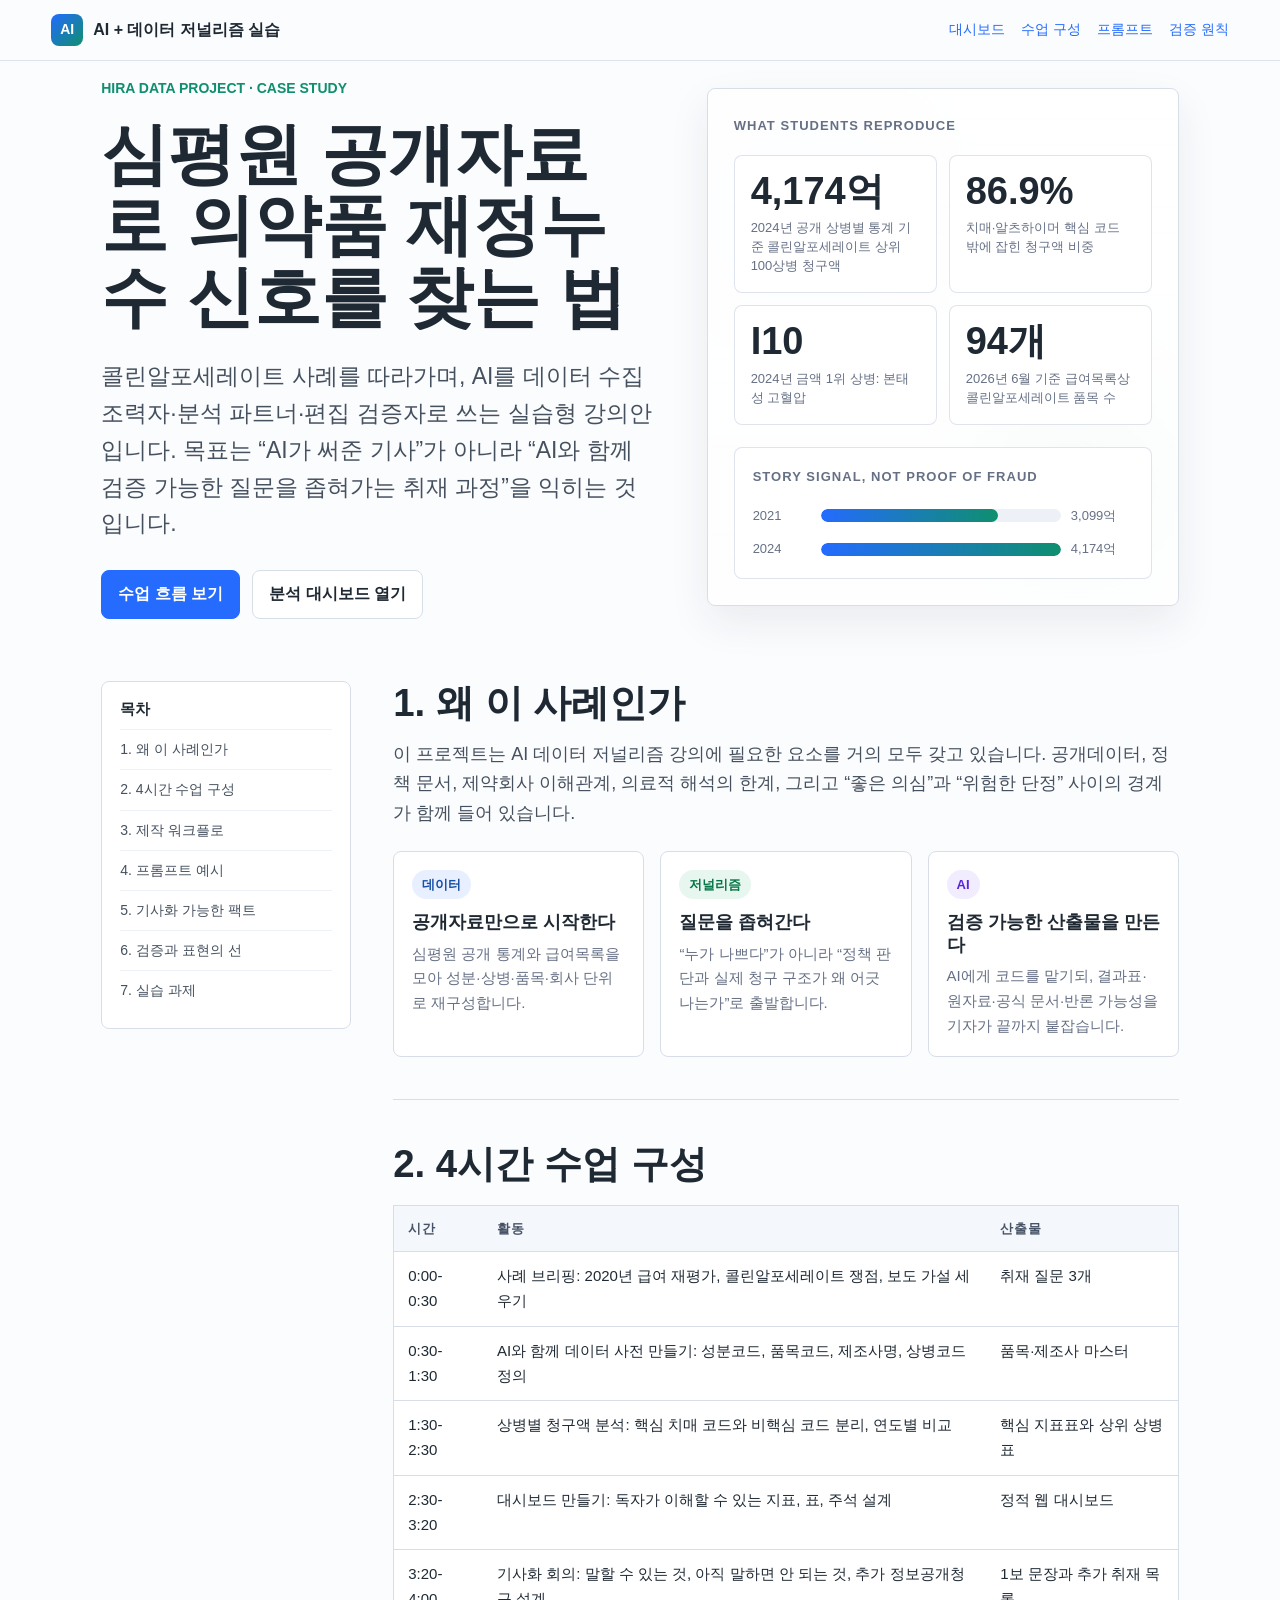
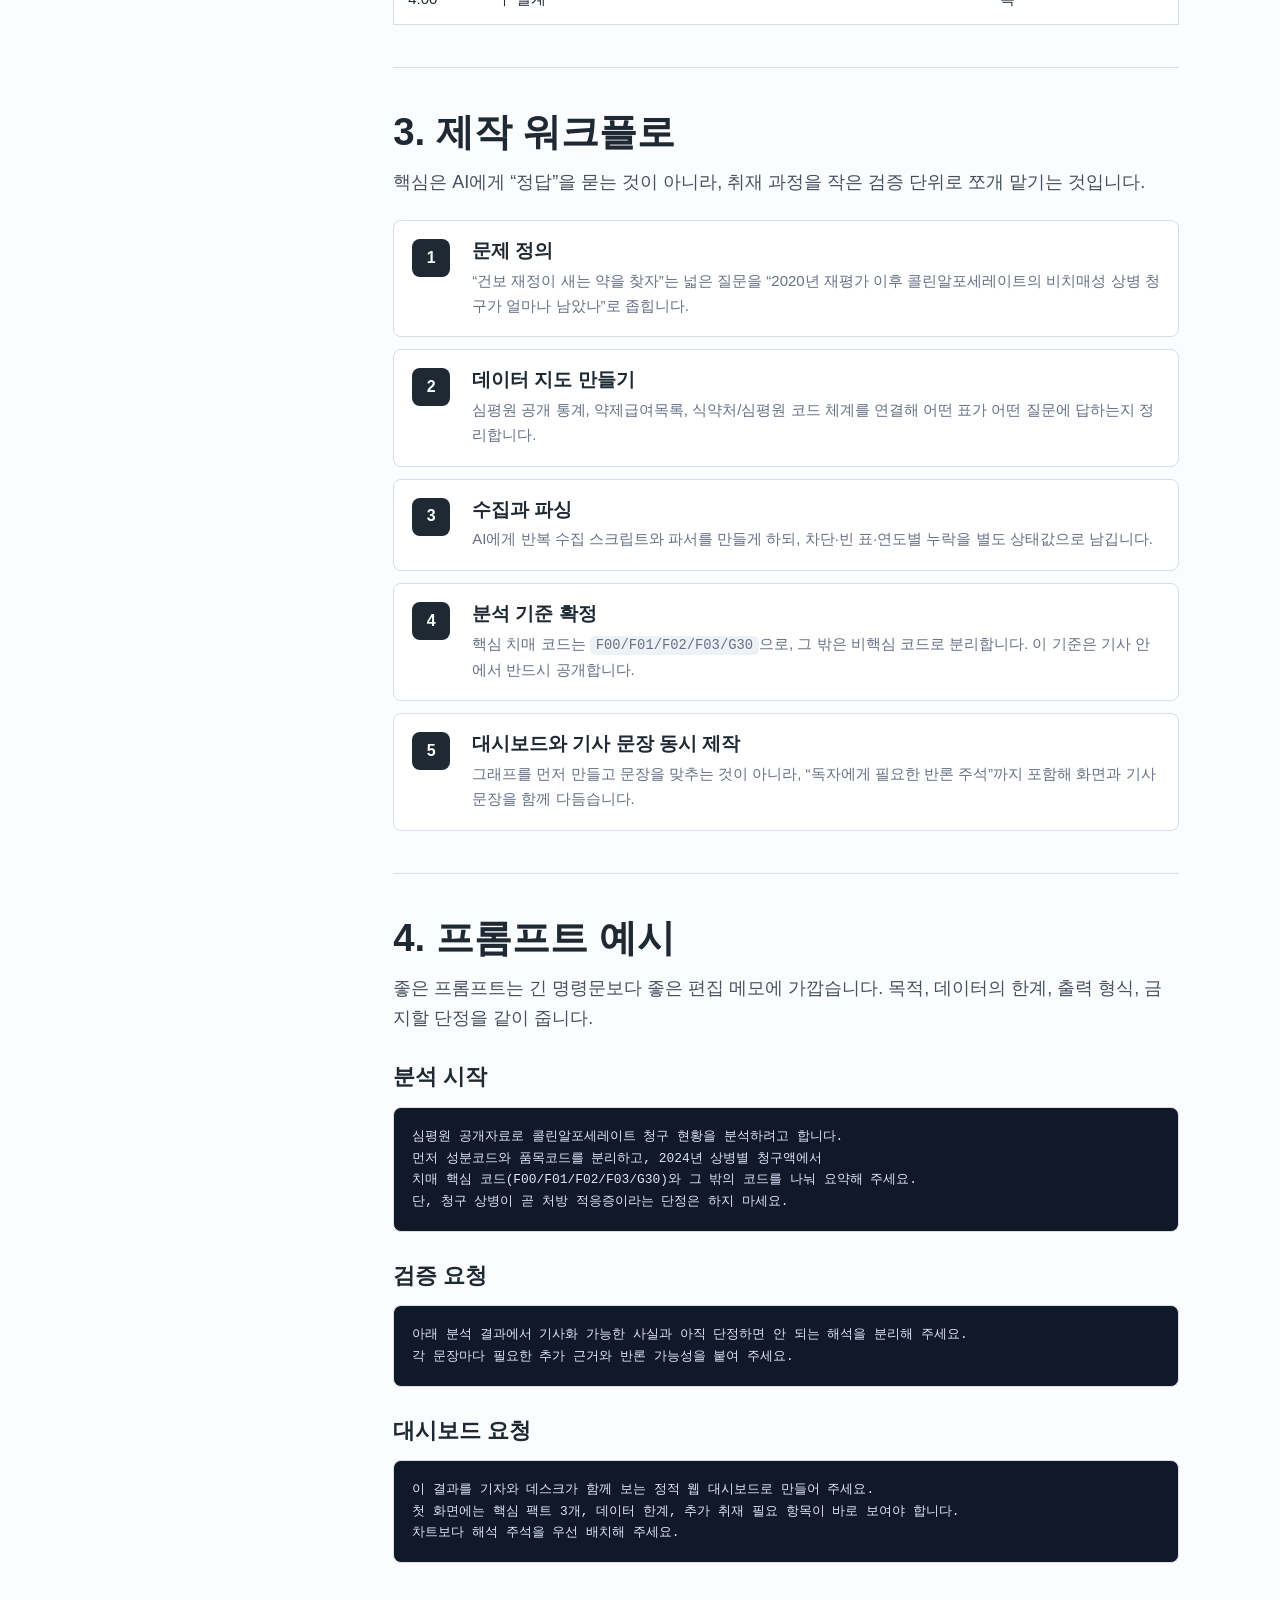
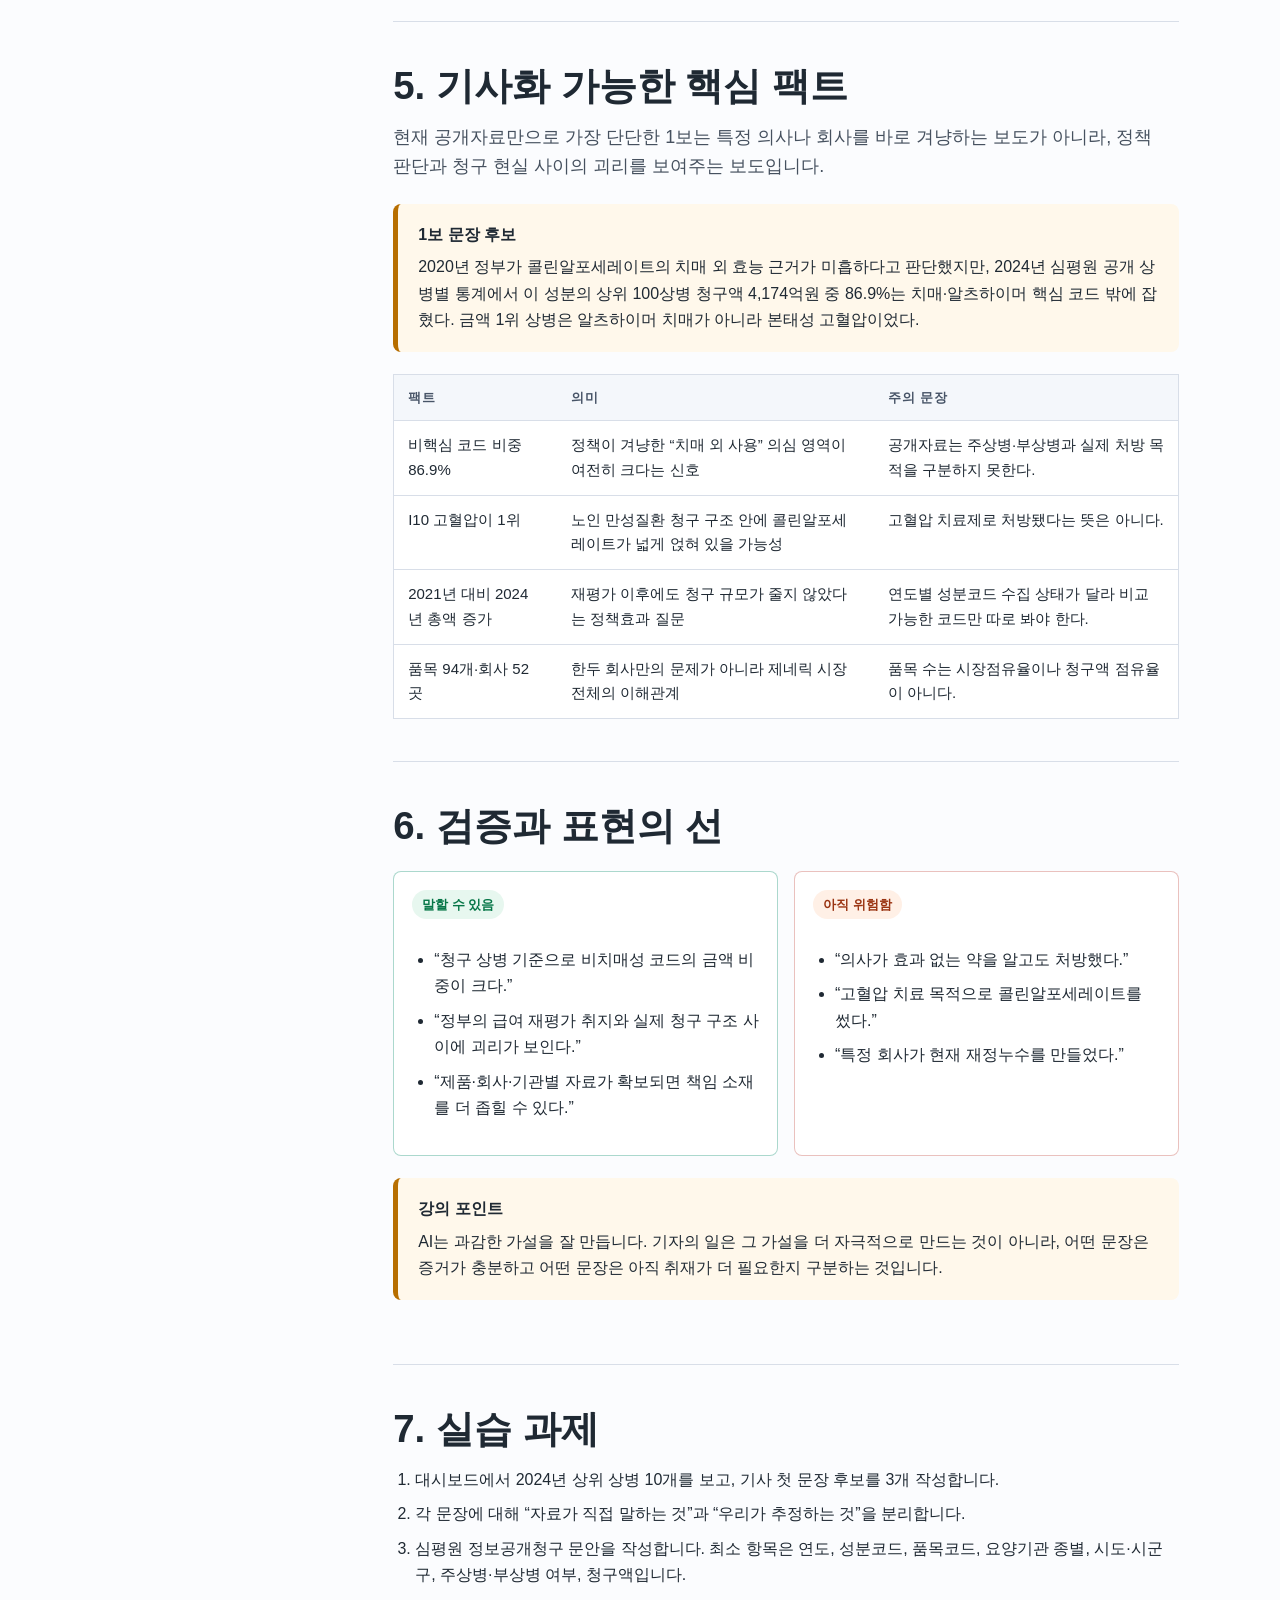
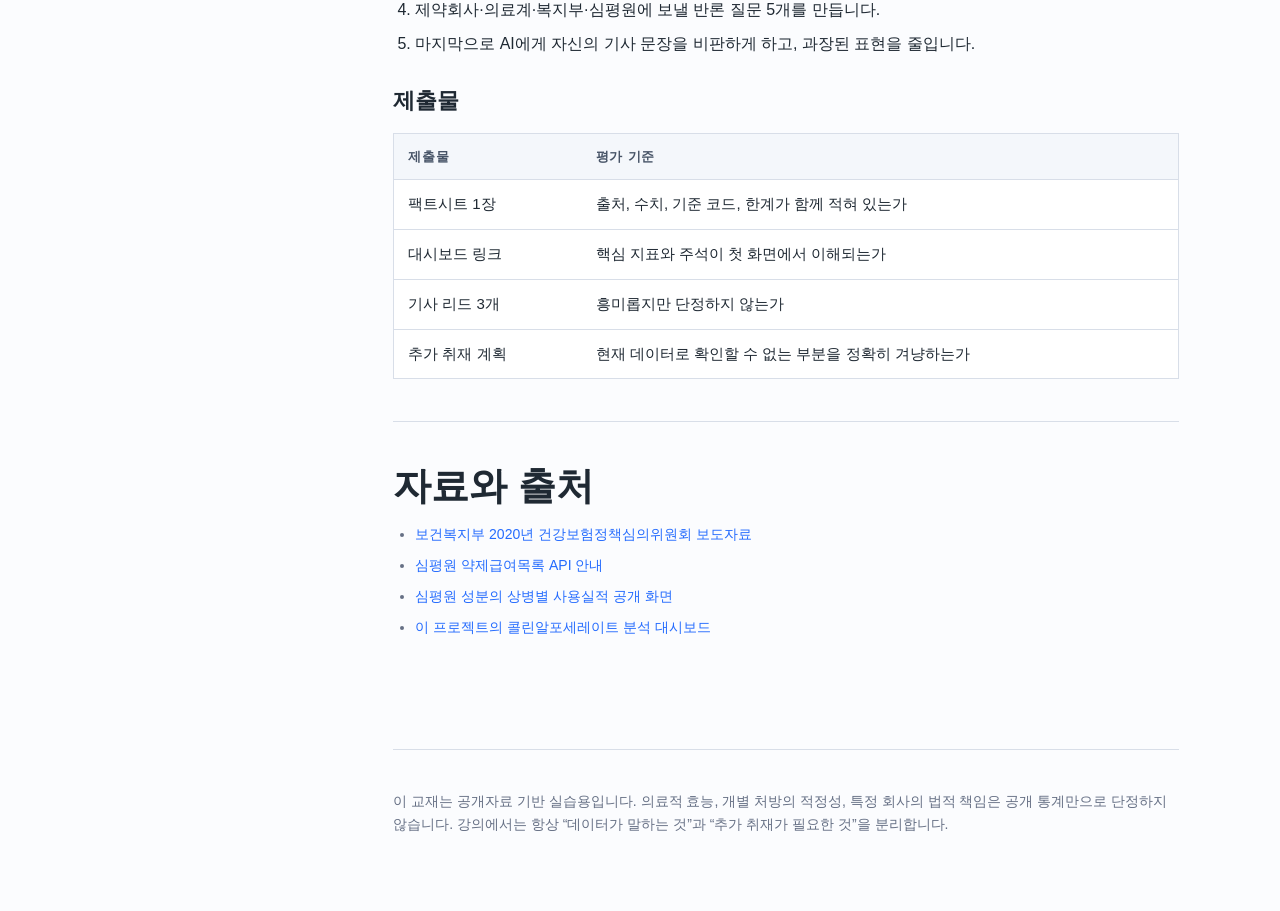
<file: dashboard/lesson.html>
<!doctype html>
<html lang="ko">
<head>
  <meta charset="utf-8">
  <meta name="viewport" content="width=device-width, initial-scale=1">
  <title>AI + 저널리즘 실습: 심평원 데이터로 의약품 재정누수 신호 찾기</title>
  <style>
    :root {
      --ink: #1f2933;
      --muted: #667085;
      --line: #d8dee8;
      --paper: #fbfcfe;
      --panel: #ffffff;
      --blue: #246bfe;
      --green: #0f8f6f;
      --red: #b42318;
      --amber: #b76e00;
      --violet: #6d3fd6;
      --shadow: 0 16px 40px rgba(31, 41, 51, 0.08);
    }

    * {
      box-sizing: border-box;
    }

    html {
      scroll-behavior: smooth;
    }

    body {
      margin: 0;
      color: var(--ink);
      background: var(--paper);
      font-family: -apple-system, BlinkMacSystemFont, "Segoe UI", sans-serif;
      line-height: 1.65;
    }

    a {
      color: var(--blue);
      text-decoration: none;
    }

    a:hover {
      text-decoration: underline;
    }

    .topbar {
      position: sticky;
      top: 0;
      z-index: 20;
      display: flex;
      align-items: center;
      justify-content: space-between;
      gap: 20px;
      padding: 14px clamp(18px, 4vw, 54px);
      border-bottom: 1px solid rgba(216, 222, 232, 0.8);
      background: rgba(251, 252, 254, 0.92);
      backdrop-filter: blur(16px);
    }

    .brand {
      display: flex;
      align-items: center;
      gap: 10px;
      min-width: 0;
      font-weight: 800;
      letter-spacing: 0;
    }

    .brand-mark {
      display: grid;
      place-items: center;
      width: 32px;
      height: 32px;
      border-radius: 8px;
      color: white;
      background: linear-gradient(135deg, var(--blue), var(--green));
      font-size: 14px;
    }

    .toplinks {
      display: flex;
      align-items: center;
      gap: 16px;
      font-size: 14px;
      color: var(--muted);
      white-space: nowrap;
    }

    .wrap {
      max-width: 1180px;
      margin: 0 auto;
      padding: 0 clamp(18px, 4vw, 54px) 64px;
    }

    .hero {
      display: grid;
      grid-template-columns: minmax(0, 1.08fr) minmax(320px, 0.92fr);
      gap: clamp(28px, 4vw, 54px);
      align-items: center;
      min-height: 620px;
      padding: 62px 0 48px;
    }

    .eyebrow {
      display: inline-flex;
      align-items: center;
      gap: 8px;
      margin-bottom: 18px;
      color: var(--green);
      font-size: 14px;
      font-weight: 800;
      letter-spacing: 0;
    }

    h1 {
      max-width: 900px;
      margin: 0;
      font-size: clamp(38px, 5.2vw, 76px);
      line-height: 1.08;
      letter-spacing: 0;
    }

    .lead {
      max-width: 760px;
      margin: 24px 0 0;
      color: #46515f;
      font-size: clamp(18px, 2vw, 23px);
      line-height: 1.6;
    }

    .hero-actions {
      display: flex;
      flex-wrap: wrap;
      gap: 12px;
      margin-top: 28px;
    }

    .button {
      display: inline-flex;
      align-items: center;
      justify-content: center;
      min-height: 44px;
      padding: 10px 16px;
      border: 1px solid var(--line);
      border-radius: 8px;
      color: var(--ink);
      background: white;
      font-weight: 800;
    }

    .button.primary {
      border-color: var(--blue);
      color: white;
      background: var(--blue);
    }

    .visual {
      position: relative;
      min-height: 430px;
      padding: 26px;
      border: 1px solid var(--line);
      border-radius: 8px;
      background:
        linear-gradient(180deg, rgba(255,255,255,0.94), rgba(255,255,255,0.78)),
        radial-gradient(circle at 22% 18%, rgba(36, 107, 254, 0.12), transparent 34%),
        radial-gradient(circle at 78% 74%, rgba(15, 143, 111, 0.13), transparent 30%);
      box-shadow: var(--shadow);
      overflow: hidden;
    }

    .mini-title {
      margin: 0 0 18px;
      color: var(--muted);
      font-size: 13px;
      font-weight: 800;
      text-transform: uppercase;
      letter-spacing: 0.08em;
    }

    .signal-grid {
      display: grid;
      grid-template-columns: 1fr 1fr;
      gap: 12px;
    }

    .signal {
      min-height: 108px;
      padding: 16px;
      border: 1px solid rgba(216, 222, 232, 0.8);
      border-radius: 8px;
      background: rgba(255, 255, 255, 0.86);
    }

    .signal strong {
      display: block;
      font-size: clamp(24px, 3.6vw, 38px);
      line-height: 1.05;
      letter-spacing: 0;
    }

    .signal span {
      display: block;
      margin-top: 8px;
      color: var(--muted);
      font-size: 13px;
      line-height: 1.45;
    }

    .bar-stack {
      margin-top: 22px;
      padding: 18px;
      border: 1px solid rgba(216, 222, 232, 0.8);
      border-radius: 8px;
      background: rgba(255,255,255,0.88);
    }

    .bar-row {
      display: grid;
      grid-template-columns: 58px minmax(0, 1fr) 62px;
      gap: 10px;
      align-items: center;
      margin-top: 12px;
      font-size: 13px;
      color: var(--muted);
    }

    .track {
      height: 13px;
      border-radius: 999px;
      background: #edf1f7;
      overflow: hidden;
    }

    .fill {
      height: 100%;
      border-radius: 999px;
      background: linear-gradient(90deg, var(--blue), var(--green));
    }

    .grid {
      display: grid;
      grid-template-columns: 250px minmax(0, 1fr);
      gap: 42px;
      align-items: start;
    }

    .toc {
      position: sticky;
      top: 78px;
      padding: 18px;
      border: 1px solid var(--line);
      border-radius: 8px;
      background: white;
    }

    .toc h2 {
      margin: 0 0 12px;
      font-size: 15px;
    }

    .toc a {
      display: block;
      padding: 8px 0;
      color: #46515f;
      font-size: 14px;
      border-top: 1px solid #eef2f7;
    }

    section {
      scroll-margin-top: 92px;
      padding: 42px 0;
      border-top: 1px solid var(--line);
    }

    section:first-child {
      border-top: 0;
      padding-top: 0;
    }

    h2 {
      margin: 0 0 14px;
      font-size: clamp(28px, 3vw, 42px);
      line-height: 1.16;
      letter-spacing: 0;
    }

    h3 {
      margin: 30px 0 10px;
      font-size: 22px;
      line-height: 1.25;
      letter-spacing: 0;
    }

    p {
      margin: 12px 0;
    }

    .section-lead {
      max-width: 780px;
      color: #46515f;
      font-size: 18px;
    }

    .cards {
      display: grid;
      grid-template-columns: repeat(3, minmax(0, 1fr));
      gap: 16px;
      margin-top: 22px;
    }

    .card {
      min-height: 168px;
      padding: 18px;
      border: 1px solid var(--line);
      border-radius: 8px;
      background: white;
    }

    .card h3 {
      margin: 0 0 8px;
      font-size: 18px;
    }

    .card p {
      margin: 0;
      color: var(--muted);
      font-size: 15px;
    }

    .tag {
      display: inline-flex;
      align-items: center;
      min-height: 28px;
      margin-bottom: 12px;
      padding: 4px 10px;
      border-radius: 999px;
      color: #344054;
      background: #eef2f7;
      font-size: 13px;
      font-weight: 800;
    }

    .tag.blue { color: #174ea6; background: #e8f0ff; }
    .tag.green { color: #067647; background: #e7f7ef; }
    .tag.red { color: #9a3412; background: #fff0e6; }
    .tag.violet { color: #5925dc; background: #f1edff; }

    .flow {
      display: grid;
      gap: 12px;
      margin-top: 22px;
    }

    .step {
      display: grid;
      grid-template-columns: 46px minmax(0, 1fr);
      gap: 14px;
      align-items: start;
      padding: 18px;
      border: 1px solid var(--line);
      border-radius: 8px;
      background: white;
    }

    .num {
      display: grid;
      place-items: center;
      width: 38px;
      height: 38px;
      border-radius: 8px;
      color: white;
      background: var(--ink);
      font-weight: 900;
    }

    .step h3 {
      margin: 0 0 6px;
      font-size: 19px;
    }

    .step p {
      margin: 0;
      color: var(--muted);
      font-size: 15px;
    }

    .callout {
      margin: 22px 0;
      padding: 18px 20px;
      border-left: 5px solid var(--amber);
      border-radius: 8px;
      background: #fff8eb;
    }

    .callout strong {
      display: block;
      margin-bottom: 6px;
    }

    .do-dont {
      display: grid;
      grid-template-columns: 1fr 1fr;
      gap: 16px;
      margin-top: 22px;
    }

    .panel {
      padding: 18px;
      border: 1px solid var(--line);
      border-radius: 8px;
      background: white;
    }

    .panel.good {
      border-color: rgba(15, 143, 111, 0.35);
    }

    .panel.risky {
      border-color: rgba(180, 35, 24, 0.28);
    }

    ul, ol {
      padding-left: 22px;
    }

    li {
      margin: 8px 0;
    }

    code {
      padding: 2px 6px;
      border-radius: 5px;
      background: #eef2f7;
      font-family: ui-monospace, SFMono-Regular, Menlo, Consolas, monospace;
      font-size: 0.92em;
    }

    pre {
      overflow: auto;
      margin: 16px 0;
      padding: 18px;
      border: 1px solid var(--line);
      border-radius: 8px;
      color: #dbe7ff;
      background: #111827;
      font-size: 14px;
      line-height: 1.55;
    }

    pre code {
      padding: 0;
      background: transparent;
      color: inherit;
    }

    table {
      width: 100%;
      margin-top: 18px;
      border-collapse: collapse;
      border: 1px solid var(--line);
      background: white;
      font-size: 15px;
    }

    th, td {
      padding: 12px 14px;
      border-bottom: 1px solid var(--line);
      text-align: left;
      vertical-align: top;
    }

    th {
      background: #f4f7fb;
      font-size: 13px;
      color: #475467;
      text-transform: uppercase;
      letter-spacing: 0.06em;
    }

    .source-list {
      font-size: 14px;
      color: var(--muted);
    }

    .footer {
      margin-top: 54px;
      padding-top: 28px;
      border-top: 1px solid var(--line);
      color: var(--muted);
      font-size: 14px;
    }

    @media (max-width: 940px) {
      .hero, .grid, .do-dont {
        grid-template-columns: 1fr;
      }

      .hero {
        min-height: auto;
        padding-top: 44px;
      }

      .toc {
        position: static;
      }

      .cards {
        grid-template-columns: 1fr;
      }
    }

    @media (max-width: 680px) {
      .topbar {
        align-items: flex-start;
        flex-direction: column;
        gap: 8px;
      }

      .toplinks {
        flex-wrap: wrap;
        white-space: normal;
      }

      .signal-grid {
        grid-template-columns: 1fr;
      }

      .bar-row {
        grid-template-columns: 48px minmax(0, 1fr) 52px;
      }
    }
  </style>
</head>
<body>
  <header class="topbar">
    <div class="brand">
      <span class="brand-mark">AI</span>
      <span>AI + 데이터 저널리즘 실습</span>
    </div>
    <nav class="toplinks" aria-label="상단 링크">
      <a href="index.html">대시보드</a>
      <a href="#module">수업 구성</a>
      <a href="#prompts">프롬프트</a>
      <a href="#ethics">검증 원칙</a>
    </nav>
  </header>

  <main class="wrap">
    <section class="hero" id="top">
      <div>
        <div class="eyebrow">HIRA DATA PROJECT · CASE STUDY</div>
        <h1>심평원 공개자료로 의약품 재정누수 신호를 찾는 법</h1>
        <p class="lead">
          콜린알포세레이트 사례를 따라가며, AI를 데이터 수집 조력자·분석 파트너·편집 검증자로 쓰는 실습형 강의안입니다.
          목표는 “AI가 써준 기사”가 아니라 “AI와 함께 검증 가능한 질문을 좁혀가는 취재 과정”을 익히는 것입니다.
        </p>
        <div class="hero-actions">
          <a class="button primary" href="#module">수업 흐름 보기</a>
          <a class="button" href="index.html">분석 대시보드 열기</a>
        </div>
      </div>

      <aside class="visual" aria-label="프로젝트 핵심 지표 요약">
        <p class="mini-title">What students reproduce</p>
        <div class="signal-grid">
          <div class="signal">
            <strong>4,174억</strong>
            <span>2024년 공개 상병별 통계 기준 콜린알포세레이트 상위 100상병 청구액</span>
          </div>
          <div class="signal">
            <strong>86.9%</strong>
            <span>치매·알츠하이머 핵심 코드 밖에 잡힌 청구액 비중</span>
          </div>
          <div class="signal">
            <strong>I10</strong>
            <span>2024년 금액 1위 상병: 본태성 고혈압</span>
          </div>
          <div class="signal">
            <strong>94개</strong>
            <span>2026년 6월 기준 급여목록상 콜린알포세레이트 품목 수</span>
          </div>
        </div>
        <div class="bar-stack">
          <p class="mini-title">Story signal, not proof of fraud</p>
          <div class="bar-row">
            <span>2021</span>
            <div class="track"><div class="fill" style="width:74%"></div></div>
            <span>3,099억</span>
          </div>
          <div class="bar-row">
            <span>2024</span>
            <div class="track"><div class="fill" style="width:100%"></div></div>
            <span>4,174억</span>
          </div>
        </div>
      </aside>
    </section>

    <div class="grid">
      <aside class="toc" aria-label="목차">
        <h2>목차</h2>
        <a href="#why">1. 왜 이 사례인가</a>
        <a href="#module">2. 4시간 수업 구성</a>
        <a href="#workflow">3. 제작 워크플로</a>
        <a href="#prompts">4. 프롬프트 예시</a>
        <a href="#findings">5. 기사화 가능한 팩트</a>
        <a href="#ethics">6. 검증과 표현의 선</a>
        <a href="#assignment">7. 실습 과제</a>
      </aside>

      <article>
        <section id="why">
          <h2>1. 왜 이 사례인가</h2>
          <p class="section-lead">
            이 프로젝트는 AI 데이터 저널리즘 강의에 필요한 요소를 거의 모두 갖고 있습니다.
            공개데이터, 정책 문서, 제약회사 이해관계, 의료적 해석의 한계, 그리고 “좋은 의심”과 “위험한 단정” 사이의 경계가 함께 들어 있습니다.
          </p>
          <div class="cards">
            <div class="card">
              <span class="tag blue">데이터</span>
              <h3>공개자료만으로 시작한다</h3>
              <p>심평원 공개 통계와 급여목록을 모아 성분·상병·품목·회사 단위로 재구성합니다.</p>
            </div>
            <div class="card">
              <span class="tag green">저널리즘</span>
              <h3>질문을 좁혀간다</h3>
              <p>“누가 나쁘다”가 아니라 “정책 판단과 실제 청구 구조가 왜 어긋나는가”로 출발합니다.</p>
            </div>
            <div class="card">
              <span class="tag violet">AI</span>
              <h3>검증 가능한 산출물을 만든다</h3>
              <p>AI에게 코드를 맡기되, 결과표·원자료·공식 문서·반론 가능성을 기자가 끝까지 붙잡습니다.</p>
            </div>
          </div>
        </section>

        <section id="module">
          <h2>2. 4시간 수업 구성</h2>
          <table>
            <thead>
              <tr>
                <th>시간</th>
                <th>활동</th>
                <th>산출물</th>
              </tr>
            </thead>
            <tbody>
              <tr>
                <td>0:00-0:30</td>
                <td>사례 브리핑: 2020년 급여 재평가, 콜린알포세레이트 쟁점, 보도 가설 세우기</td>
                <td>취재 질문 3개</td>
              </tr>
              <tr>
                <td>0:30-1:30</td>
                <td>AI와 함께 데이터 사전 만들기: 성분코드, 품목코드, 제조사명, 상병코드 정의</td>
                <td>품목·제조사 마스터</td>
              </tr>
              <tr>
                <td>1:30-2:30</td>
                <td>상병별 청구액 분석: 핵심 치매 코드와 비핵심 코드 분리, 연도별 비교</td>
                <td>핵심 지표표와 상위 상병표</td>
              </tr>
              <tr>
                <td>2:30-3:20</td>
                <td>대시보드 만들기: 독자가 이해할 수 있는 지표, 표, 주석 설계</td>
                <td>정적 웹 대시보드</td>
              </tr>
              <tr>
                <td>3:20-4:00</td>
                <td>기사화 회의: 말할 수 있는 것, 아직 말하면 안 되는 것, 추가 정보공개청구 설계</td>
                <td>1보 문장과 추가 취재 목록</td>
              </tr>
            </tbody>
          </table>
        </section>

        <section id="workflow">
          <h2>3. 제작 워크플로</h2>
          <p class="section-lead">
            핵심은 AI에게 “정답”을 묻는 것이 아니라, 취재 과정을 작은 검증 단위로 쪼개 맡기는 것입니다.
          </p>
          <div class="flow">
            <div class="step">
              <div class="num">1</div>
              <div>
                <h3>문제 정의</h3>
                <p>“건보 재정이 새는 약을 찾자”는 넓은 질문을 “2020년 재평가 이후 콜린알포세레이트의 비치매성 상병 청구가 얼마나 남았나”로 좁힙니다.</p>
              </div>
            </div>
            <div class="step">
              <div class="num">2</div>
              <div>
                <h3>데이터 지도 만들기</h3>
                <p>심평원 공개 통계, 약제급여목록, 식약처/심평원 코드 체계를 연결해 어떤 표가 어떤 질문에 답하는지 정리합니다.</p>
              </div>
            </div>
            <div class="step">
              <div class="num">3</div>
              <div>
                <h3>수집과 파싱</h3>
                <p>AI에게 반복 수집 스크립트와 파서를 만들게 하되, 차단·빈 표·연도별 누락을 별도 상태값으로 남깁니다.</p>
              </div>
            </div>
            <div class="step">
              <div class="num">4</div>
              <div>
                <h3>분석 기준 확정</h3>
                <p>핵심 치매 코드는 <code>F00/F01/F02/F03/G30</code>으로, 그 밖은 비핵심 코드로 분리합니다. 이 기준은 기사 안에서 반드시 공개합니다.</p>
              </div>
            </div>
            <div class="step">
              <div class="num">5</div>
              <div>
                <h3>대시보드와 기사 문장 동시 제작</h3>
                <p>그래프를 먼저 만들고 문장을 맞추는 것이 아니라, “독자에게 필요한 반론 주석”까지 포함해 화면과 기사 문장을 함께 다듬습니다.</p>
              </div>
            </div>
          </div>
        </section>

        <section id="prompts">
          <h2>4. 프롬프트 예시</h2>
          <p class="section-lead">
            좋은 프롬프트는 긴 명령문보다 좋은 편집 메모에 가깝습니다. 목적, 데이터의 한계, 출력 형식, 금지할 단정을 같이 줍니다.
          </p>
          <h3>분석 시작</h3>
          <pre><code>심평원 공개자료로 콜린알포세레이트 청구 현황을 분석하려고 합니다.
먼저 성분코드와 품목코드를 분리하고, 2024년 상병별 청구액에서
치매 핵심 코드(F00/F01/F02/F03/G30)와 그 밖의 코드를 나눠 요약해 주세요.
단, 청구 상병이 곧 처방 적응증이라는 단정은 하지 마세요.</code></pre>

          <h3>검증 요청</h3>
          <pre><code>아래 분석 결과에서 기사화 가능한 사실과 아직 단정하면 안 되는 해석을 분리해 주세요.
각 문장마다 필요한 추가 근거와 반론 가능성을 붙여 주세요.</code></pre>

          <h3>대시보드 요청</h3>
          <pre><code>이 결과를 기자와 데스크가 함께 보는 정적 웹 대시보드로 만들어 주세요.
첫 화면에는 핵심 팩트 3개, 데이터 한계, 추가 취재 필요 항목이 바로 보여야 합니다.
차트보다 해석 주석을 우선 배치해 주세요.</code></pre>
        </section>

        <section id="findings">
          <h2>5. 기사화 가능한 핵심 팩트</h2>
          <p class="section-lead">
            현재 공개자료만으로 가장 단단한 1보는 특정 의사나 회사를 바로 겨냥하는 보도가 아니라,
            정책 판단과 청구 현실 사이의 괴리를 보여주는 보도입니다.
          </p>
          <div class="callout">
            <strong>1보 문장 후보</strong>
            2020년 정부가 콜린알포세레이트의 치매 외 효능 근거가 미흡하다고 판단했지만,
            2024년 심평원 공개 상병별 통계에서 이 성분의 상위 100상병 청구액 4,174억원 중 86.9%는 치매·알츠하이머 핵심 코드 밖에 잡혔다.
            금액 1위 상병은 알츠하이머 치매가 아니라 본태성 고혈압이었다.
          </div>
          <table>
            <thead>
              <tr>
                <th>팩트</th>
                <th>의미</th>
                <th>주의 문장</th>
              </tr>
            </thead>
            <tbody>
              <tr>
                <td>비핵심 코드 비중 86.9%</td>
                <td>정책이 겨냥한 “치매 외 사용” 의심 영역이 여전히 크다는 신호</td>
                <td>공개자료는 주상병·부상병과 실제 처방 목적을 구분하지 못한다.</td>
              </tr>
              <tr>
                <td>I10 고혈압이 1위</td>
                <td>노인 만성질환 청구 구조 안에 콜린알포세레이트가 넓게 얹혀 있을 가능성</td>
                <td>고혈압 치료제로 처방됐다는 뜻은 아니다.</td>
              </tr>
              <tr>
                <td>2021년 대비 2024년 총액 증가</td>
                <td>재평가 이후에도 청구 규모가 줄지 않았다는 정책효과 질문</td>
                <td>연도별 성분코드 수집 상태가 달라 비교 가능한 코드만 따로 봐야 한다.</td>
              </tr>
              <tr>
                <td>품목 94개·회사 52곳</td>
                <td>한두 회사만의 문제가 아니라 제네릭 시장 전체의 이해관계</td>
                <td>품목 수는 시장점유율이나 청구액 점유율이 아니다.</td>
              </tr>
            </tbody>
          </table>
        </section>

        <section id="ethics">
          <h2>6. 검증과 표현의 선</h2>
          <div class="do-dont">
            <div class="panel good">
              <span class="tag green">말할 수 있음</span>
              <ul>
                <li>“청구 상병 기준으로 비치매성 코드의 금액 비중이 크다.”</li>
                <li>“정부의 급여 재평가 취지와 실제 청구 구조 사이에 괴리가 보인다.”</li>
                <li>“제품·회사·기관별 자료가 확보되면 책임 소재를 더 좁힐 수 있다.”</li>
              </ul>
            </div>
            <div class="panel risky">
              <span class="tag red">아직 위험함</span>
              <ul>
                <li>“의사가 효과 없는 약을 알고도 처방했다.”</li>
                <li>“고혈압 치료 목적으로 콜린알포세레이트를 썼다.”</li>
                <li>“특정 회사가 현재 재정누수를 만들었다.”</li>
              </ul>
            </div>
          </div>
          <div class="callout">
            <strong>강의 포인트</strong>
            AI는 과감한 가설을 잘 만듭니다. 기자의 일은 그 가설을 더 자극적으로 만드는 것이 아니라,
            어떤 문장은 증거가 충분하고 어떤 문장은 아직 취재가 더 필요한지 구분하는 것입니다.
          </div>
        </section>

        <section id="assignment">
          <h2>7. 실습 과제</h2>
          <ol>
            <li>대시보드에서 2024년 상위 상병 10개를 보고, 기사 첫 문장 후보를 3개 작성합니다.</li>
            <li>각 문장에 대해 “자료가 직접 말하는 것”과 “우리가 추정하는 것”을 분리합니다.</li>
            <li>심평원 정보공개청구 문안을 작성합니다. 최소 항목은 연도, 성분코드, 품목코드, 요양기관 종별, 시도·시군구, 주상병·부상병 여부, 청구액입니다.</li>
            <li>제약회사·의료계·복지부·심평원에 보낼 반론 질문 5개를 만듭니다.</li>
            <li>마지막으로 AI에게 자신의 기사 문장을 비판하게 하고, 과장된 표현을 줄입니다.</li>
          </ol>

          <h3>제출물</h3>
          <table>
            <thead>
              <tr>
                <th>제출물</th>
                <th>평가 기준</th>
              </tr>
            </thead>
            <tbody>
              <tr>
                <td>팩트시트 1장</td>
                <td>출처, 수치, 기준 코드, 한계가 함께 적혀 있는가</td>
              </tr>
              <tr>
                <td>대시보드 링크</td>
                <td>핵심 지표와 주석이 첫 화면에서 이해되는가</td>
              </tr>
              <tr>
                <td>기사 리드 3개</td>
                <td>흥미롭지만 단정하지 않는가</td>
              </tr>
              <tr>
                <td>추가 취재 계획</td>
                <td>현재 데이터로 확인할 수 없는 부분을 정확히 겨냥하는가</td>
              </tr>
            </tbody>
          </table>
        </section>

        <section id="sources">
          <h2>자료와 출처</h2>
          <ul class="source-list">
            <li><a href="https://www.mohw.go.kr/board.es?act=view&bid=0027&list_no=357205&mid=a10503000000">보건복지부 2020년 건강보험정책심의위원회 보도자료</a></li>
            <li><a href="https://opendata.hira.or.kr/op/opc/selectOpnsApi.do?sno=1404">심평원 약제급여목록 API 안내</a></li>
            <li><a href="https://opendata.hira.or.kr/op/opc/olapGnlInfoTab3.do">심평원 성분의 상병별 사용실적 공개 화면</a></li>
            <li><a href="index.html">이 프로젝트의 콜린알포세레이트 분석 대시보드</a></li>
          </ul>
        </section>

        <footer class="footer">
          <p>
            이 교재는 공개자료 기반 실습용입니다. 의료적 효능, 개별 처방의 적정성, 특정 회사의 법적 책임은 공개 통계만으로 단정하지 않습니다.
            강의에서는 항상 “데이터가 말하는 것”과 “추가 취재가 필요한 것”을 분리합니다.
          </p>
        </footer>
      </article>
    </div>
  </main>
</body>
</html>
</file>
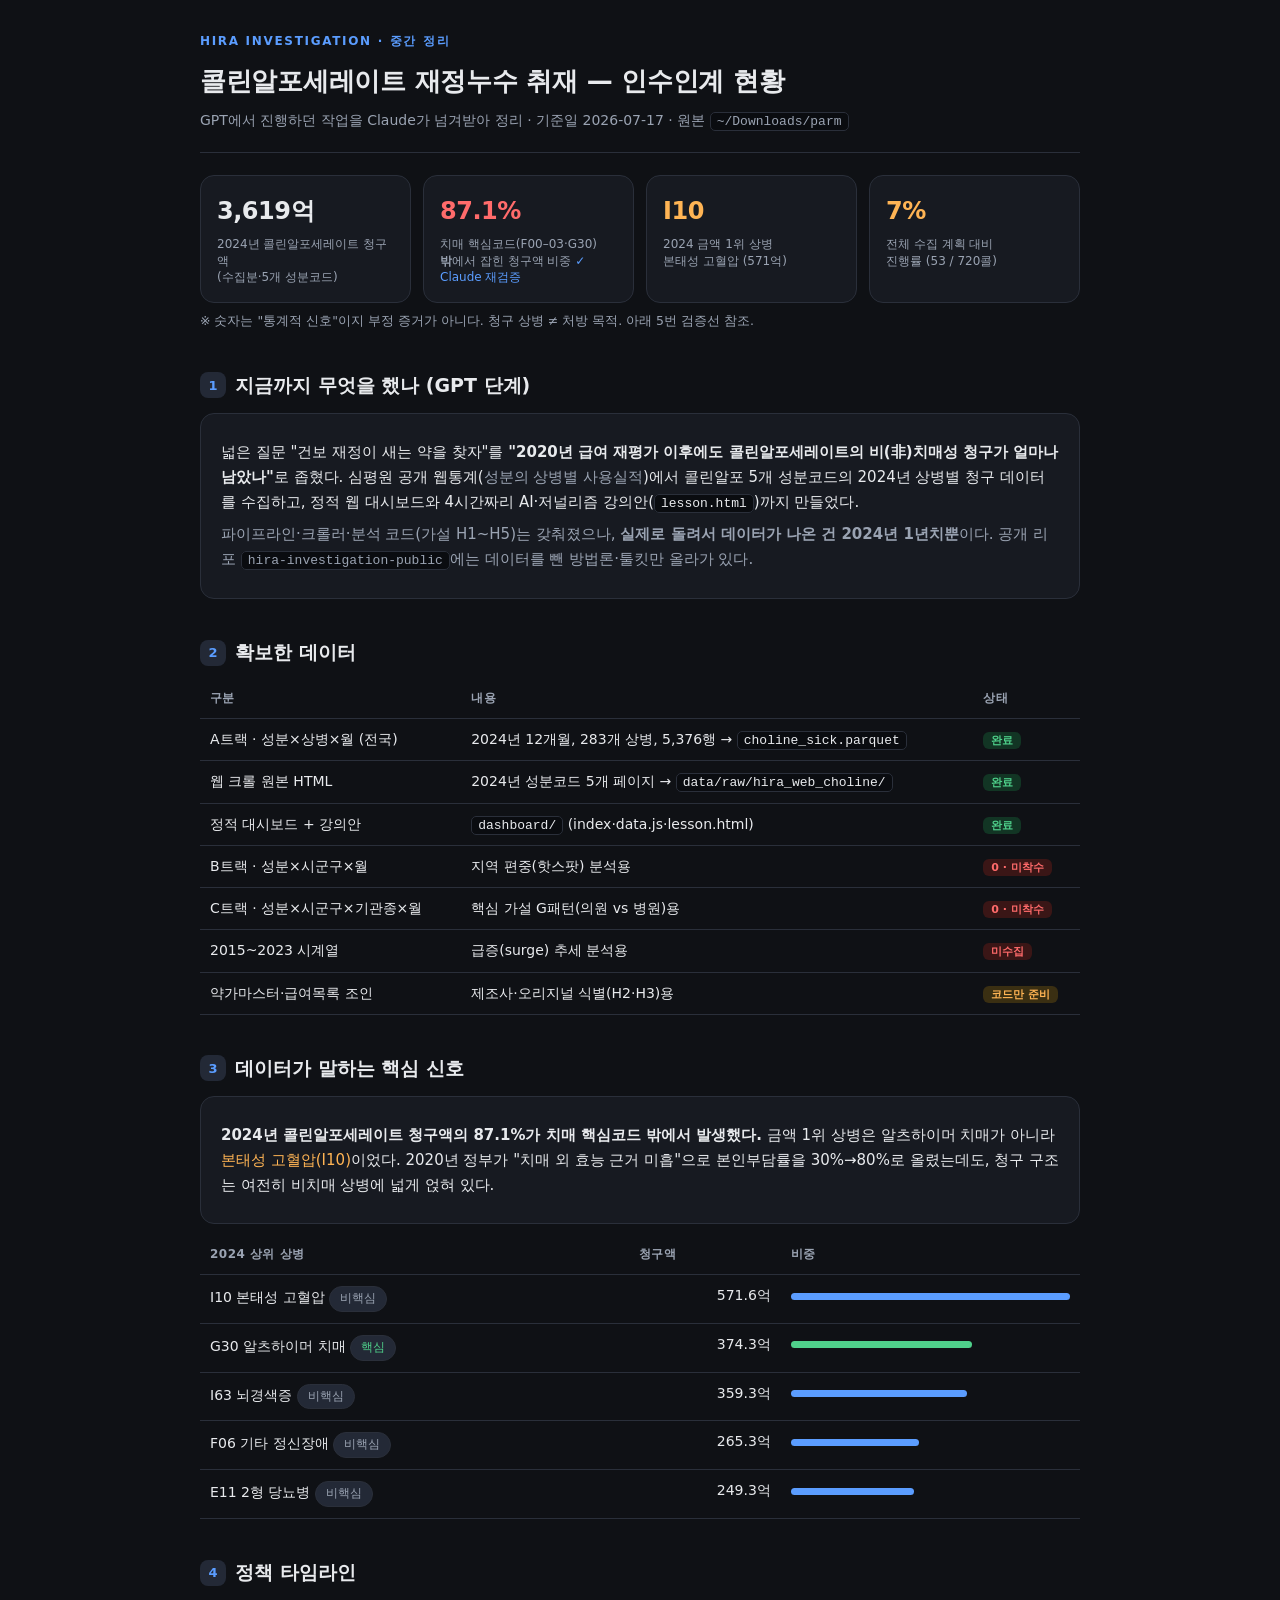
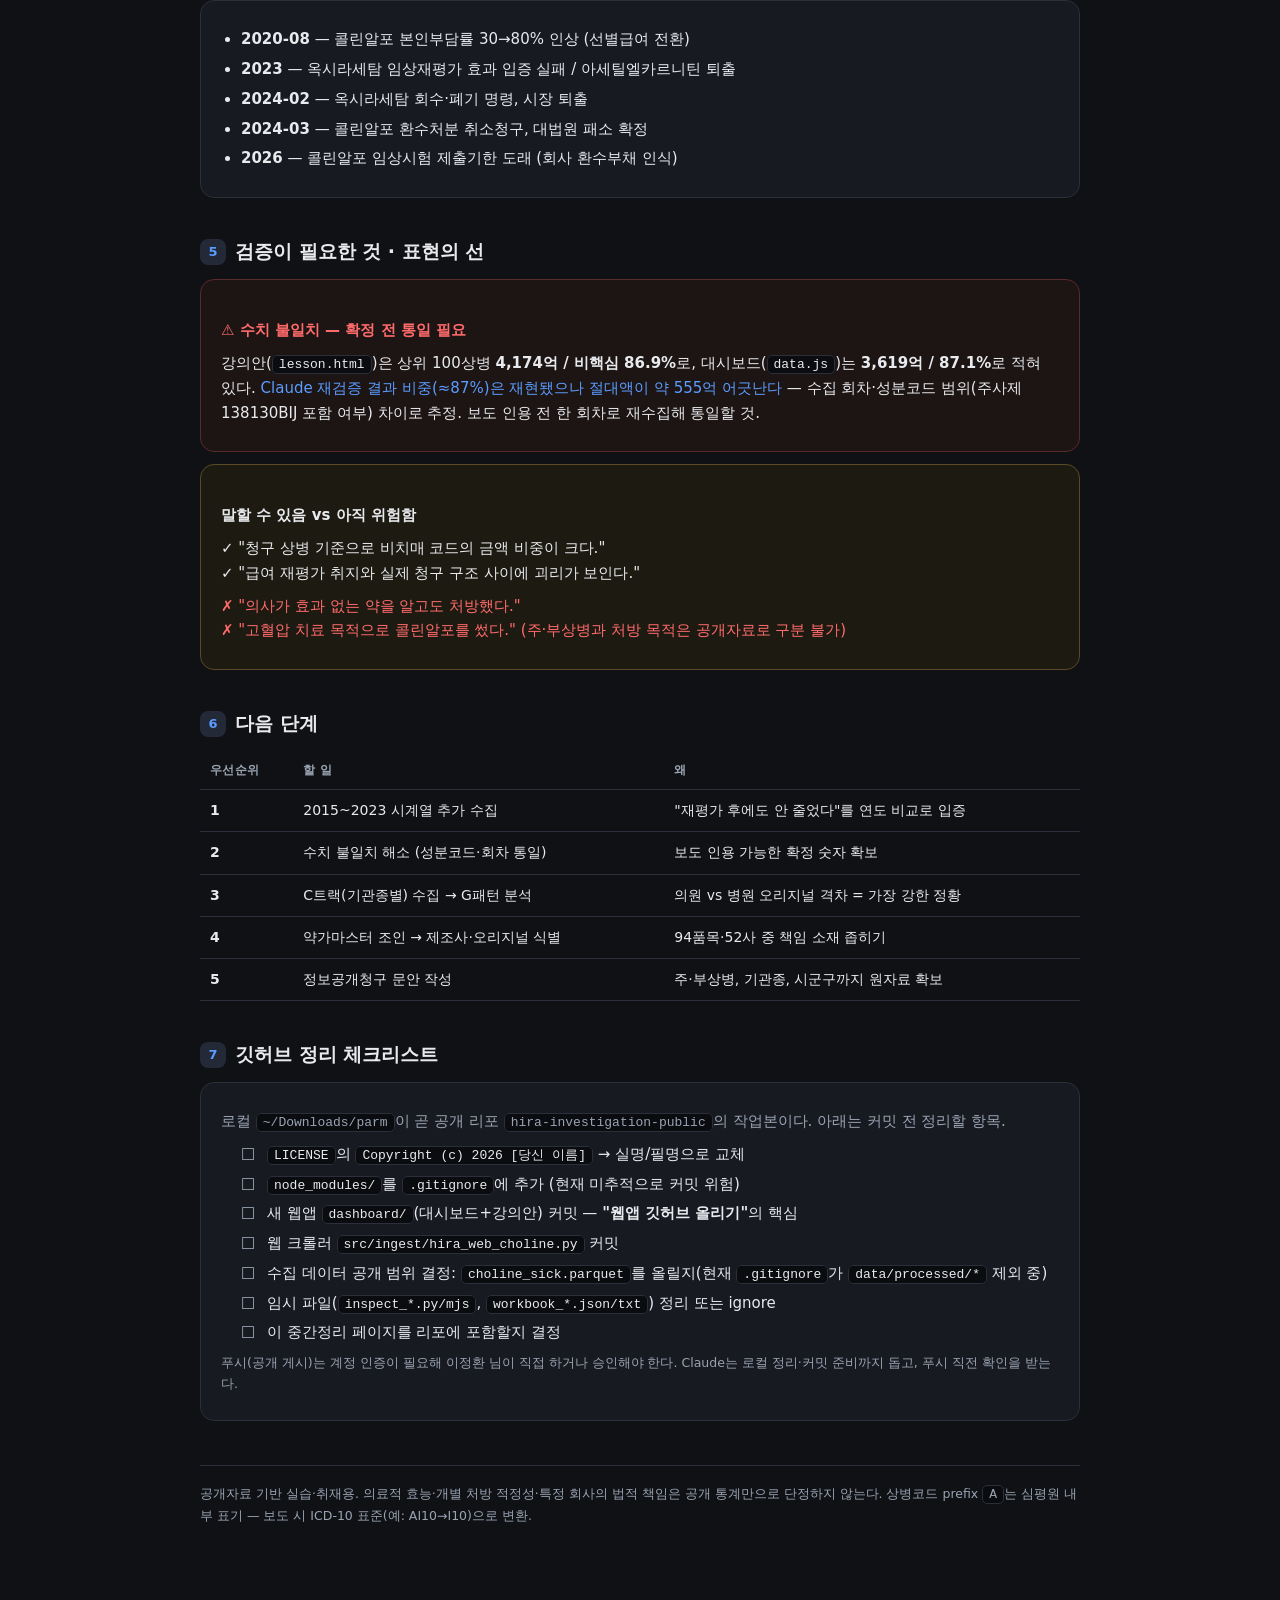
<file: reports/handoff_2026-07-17.html>
<!DOCTYPE html>
<html lang="ko">
<head>
<meta charset="UTF-8">
<meta name="viewport" content="width=device-width, initial-scale=1.0">
<title>콜린알포세레이트 취재 · 중간 정리 (GPT→Claude 인수인계)</title>
<style>
  :root{
    --bg:#0f1115; --panel:#171a21; --panel2:#1e222b; --line:#2a2f3a;
    --ink:#e8eaed; --muted:#9aa3b2; --accent:#5b9dff; --warn:#ffb454;
    --bad:#ff6b6b; --good:#4fd18b; --chip:#232936;
  }
  *{box-sizing:border-box}
  body{margin:0;background:var(--bg);color:var(--ink);
    font-family:-apple-system,BlinkMacSystemFont,"Apple SD Gothic Neo","Pretendard",system-ui,sans-serif;
    line-height:1.65;font-size:15px}
  .wrap{max-width:920px;margin:0 auto;padding:32px 20px 80px}
  header{border-bottom:1px solid var(--line);padding-bottom:20px;margin-bottom:8px}
  .eyebrow{color:var(--accent);font-size:12px;font-weight:700;letter-spacing:.14em;text-transform:uppercase}
  h1{font-size:26px;margin:8px 0 6px;font-weight:800;letter-spacing:-.01em}
  .sub{color:var(--muted);font-size:14px}
  h2{font-size:19px;margin:38px 0 12px;font-weight:800;display:flex;align-items:center;gap:9px}
  h2 .n{display:inline-flex;width:26px;height:26px;border-radius:8px;background:var(--chip);
    color:var(--accent);font-size:13px;align-items:center;justify-content:center;font-weight:700}
  h3{font-size:15px;margin:20px 0 8px;color:var(--ink);font-weight:700}
  p{margin:8px 0}
  .kpis{display:grid;grid-template-columns:repeat(4,1fr);gap:12px;margin:22px 0 6px}
  .kpi{background:var(--panel);border:1px solid var(--line);border-radius:14px;padding:16px}
  .kpi .v{font-size:24px;font-weight:800;letter-spacing:-.02em}
  .kpi .l{color:var(--muted);font-size:12px;margin-top:4px;line-height:1.4}
  .kpi.good .v{color:var(--good)} .kpi.warn .v{color:var(--warn)} .kpi.bad .v{color:var(--bad)}
  .card{background:var(--panel);border:1px solid var(--line);border-radius:14px;padding:18px 20px;margin:12px 0}
  .card.warn{border-color:#5a4a25;background:#1d1a12}
  .card.bad{border-color:#5a2a2a;background:#1d1414}
  table{width:100%;border-collapse:collapse;margin:12px 0;font-size:14px}
  th,td{text-align:left;padding:9px 10px;border-bottom:1px solid var(--line);vertical-align:top}
  th{color:var(--muted);font-weight:600;font-size:12px;text-transform:uppercase;letter-spacing:.04em}
  td.num{text-align:right;font-variant-numeric:tabular-nums;white-space:nowrap}
  .bar{height:7px;border-radius:4px;background:var(--accent);display:inline-block;vertical-align:middle}
  ul{margin:8px 0;padding-left:20px} li{margin:5px 0}
  .chip{display:inline-block;background:var(--chip);border:1px solid var(--line);border-radius:999px;
    padding:2px 10px;font-size:12px;color:var(--muted);margin:2px 3px 2px 0}
  .tag{font-size:11px;font-weight:700;padding:2px 8px;border-radius:6px}
  .tag.done{background:#123524;color:var(--good)} .tag.part{background:#3a2f12;color:var(--warn)}
  .tag.none{background:#3a1616;color:var(--bad)}
  .muted{color:var(--muted)} .accent{color:var(--accent)} .warnc{color:var(--warn)} .badc{color:var(--bad)}
  code{background:#0a0c10;border:1px solid var(--line);border-radius:5px;padding:1px 6px;font-size:13px}
  .checklist li{list-style:none;position:relative;padding-left:26px}
  .checklist li::before{content:"☐";position:absolute;left:0;color:var(--muted);font-size:16px}
  .foot{margin-top:44px;padding-top:18px;border-top:1px solid var(--line);color:var(--muted);font-size:12.5px}
  @media(max-width:640px){.kpis{grid-template-columns:repeat(2,1fr)}}
</style>
</head>
<body>
<div class="wrap">
<header>
  <div class="eyebrow">HIRA Investigation · 중간 정리</div>
  <h1>콜린알포세레이트 재정누수 취재 — 인수인계 현황</h1>
  <div class="sub">GPT에서 진행하던 작업을 Claude가 넘겨받아 정리 · 기준일 2026-07-17 · 원본 <code>~/Downloads/parm</code></div>
</header>

<div class="kpis">
  <div class="kpi"><div class="v">3,619억</div><div class="l">2024년 콜린알포세레이트 청구액<br>(수집분·5개 성분코드)</div></div>
  <div class="kpi bad"><div class="v">87.1%</div><div class="l">치매 핵심코드(F00–03·G30)<br><b>밖</b>에서 잡힌 청구액 비중 <span class="accent">✓ Claude 재검증</span></div></div>
  <div class="kpi warn"><div class="v">I10</div><div class="l">2024 금액 1위 상병<br>본태성 고혈압 (571억)</div></div>
  <div class="kpi warn"><div class="v">7%</div><div class="l">전체 수집 계획 대비<br>진행률 (53 / 720콜)</div></div>
</div>
<p class="muted" style="font-size:12.5px">※ 숫자는 "통계적 신호"이지 부정 증거가 아니다. 청구 상병 ≠ 처방 목적. 아래 5번 검증선 참조.</p>

<h2><span class="n">1</span>지금까지 무엇을 했나 (GPT 단계)</h2>
<div class="card">
<p>넓은 질문 "건보 재정이 새는 약을 찾자"를 <b>"2020년 급여 재평가 이후에도 콜린알포세레이트의 비(非)치매성 청구가 얼마나 남았나"</b>로 좁혔다. 심평원 공개 웹통계(<span class="muted">성분의 상병별 사용실적</span>)에서 콜린알포 5개 성분코드의 2024년 상병별 청구 데이터를 수집하고, 정적 웹 대시보드와 4시간짜리 AI·저널리즘 강의안(<code>lesson.html</code>)까지 만들었다.</p>
<p class="muted">파이프라인·크롤러·분석 코드(가설 H1~H5)는 갖춰졌으나, <b>실제로 돌려서 데이터가 나온 건 2024년 1년치뿐</b>이다. 공개 리포 <code>hira-investigation-public</code>에는 데이터를 뺀 방법론·툴킷만 올라가 있다.</p>
</div>

<h2><span class="n">2</span>확보한 데이터</h2>
<table>
<thead><tr><th>구분</th><th>내용</th><th>상태</th></tr></thead>
<tbody>
<tr><td>A트랙 · 성분×상병×월 (전국)</td><td>2024년 12개월, 283개 상병, 5,376행 → <code>choline_sick.parquet</code></td><td><span class="tag done">완료</span></td></tr>
<tr><td>웹 크롤 원본 HTML</td><td>2024년 성분코드 5개 페이지 → <code>data/raw/hira_web_choline/</code></td><td><span class="tag done">완료</span></td></tr>
<tr><td>정적 대시보드 + 강의안</td><td><code>dashboard/</code> (index·data.js·lesson.html)</td><td><span class="tag done">완료</span></td></tr>
<tr><td>B트랙 · 성분×시군구×월</td><td>지역 편중(핫스팟) 분석용</td><td><span class="tag none">0 · 미착수</span></td></tr>
<tr><td>C트랙 · 성분×시군구×기관종×월</td><td>핵심 가설 G패턴(의원 vs 병원)용</td><td><span class="tag none">0 · 미착수</span></td></tr>
<tr><td>2015~2023 시계열</td><td>급증(surge) 추세 분석용</td><td><span class="tag none">미수집</span></td></tr>
<tr><td>약가마스터·급여목록 조인</td><td>제조사·오리지널 식별(H2·H3)용</td><td><span class="tag part">코드만 준비</span></td></tr>
</tbody>
</table>

<h2><span class="n">3</span>데이터가 말하는 핵심 신호</h2>
<div class="card">
<p><b>2024년 콜린알포세레이트 청구액의 87.1%가 치매 핵심코드 밖에서 발생했다.</b> 금액 1위 상병은 알츠하이머 치매가 아니라 <span class="warnc">본태성 고혈압(I10)</span>이었다. 2020년 정부가 "치매 외 효능 근거 미흡"으로 본인부담률을 30%→80%로 올렸는데도, 청구 구조는 여전히 비치매 상병에 넓게 얹혀 있다.</p>
</div>
<table>
<thead><tr><th>2024 상위 상병</th><th class="num">청구액</th><th style="width:34%">비중</th></tr></thead>
<tbody>
<tr><td>I10 본태성 고혈압 <span class="chip">비핵심</span></td><td class="num">571.6억</td><td><span class="bar" style="width:100%"></span></td></tr>
<tr><td>G30 알츠하이머 치매 <span class="chip" style="color:var(--good)">핵심</span></td><td class="num">374.3억</td><td><span class="bar" style="width:65%;background:var(--good)"></span></td></tr>
<tr><td>I63 뇌경색증 <span class="chip">비핵심</span></td><td class="num">359.3억</td><td><span class="bar" style="width:63%"></span></td></tr>
<tr><td>F06 기타 정신장애 <span class="chip">비핵심</span></td><td class="num">265.3억</td><td><span class="bar" style="width:46%"></span></td></tr>
<tr><td>E11 2형 당뇨병 <span class="chip">비핵심</span></td><td class="num">249.3억</td><td><span class="bar" style="width:44%"></span></td></tr>
</tbody>
</table>

<h2><span class="n">4</span>정책 타임라인</h2>
<div class="card">
<ul>
<li><b>2020-08</b> — 콜린알포 본인부담률 30→80% 인상 (선별급여 전환)</li>
<li><b>2023</b> — 옥시라세탐 임상재평가 효과 입증 실패 / 아세틸엘카르니틴 퇴출</li>
<li><b>2024-02</b> — 옥시라세탐 회수·폐기 명령, 시장 퇴출</li>
<li><b>2024-03</b> — 콜린알포 환수처분 취소청구, 대법원 패소 확정</li>
<li><b>2026</b> — 콜린알포 임상시험 제출기한 도래 (회사 환수부채 인식)</li>
</ul>
</div>

<h2><span class="n">5</span>검증이 필요한 것 · 표현의 선</h2>
<div class="card bad">
<h3 class="badc">⚠ 수치 불일치 — 확정 전 통일 필요</h3>
<p>강의안(<code>lesson.html</code>)은 상위 100상병 <b>4,174억 / 비핵심 86.9%</b>로, 대시보드(<code>data.js</code>)는 <b>3,619억 / 87.1%</b>로 적혀 있다. <span class="accent">Claude 재검증 결과 비중(≈87%)은 재현됐으나 절대액이 약 555억 어긋난다</span> — 수집 회차·성분코드 범위(주사제 138130BIJ 포함 여부) 차이로 추정. 보도 인용 전 한 회차로 재수집해 통일할 것.</p>
</div>
<div class="card warn">
<h3>말할 수 있음 vs 아직 위험함</h3>
<p class="good">✓ "청구 상병 기준으로 비치매 코드의 금액 비중이 크다."<br>✓ "급여 재평가 취지와 실제 청구 구조 사이에 괴리가 보인다."</p>
<p class="badc">✗ "의사가 효과 없는 약을 알고도 처방했다."<br>✗ "고혈압 치료 목적으로 콜린알포를 썼다." (주·부상병과 처방 목적은 공개자료로 구분 불가)</p>
</div>

<h2><span class="n">6</span>다음 단계</h2>
<table>
<thead><tr><th>우선순위</th><th>할 일</th><th>왜</th></tr></thead>
<tbody>
<tr><td><b>1</b></td><td>2015~2023 시계열 추가 수집</td><td>"재평가 후에도 안 줄었다"를 연도 비교로 입증</td></tr>
<tr><td><b>2</b></td><td>수치 불일치 해소 (성분코드·회차 통일)</td><td>보도 인용 가능한 확정 숫자 확보</td></tr>
<tr><td><b>3</b></td><td>C트랙(기관종별) 수집 → G패턴 분석</td><td>의원 vs 병원 오리지널 격차 = 가장 강한 정황</td></tr>
<tr><td><b>4</b></td><td>약가마스터 조인 → 제조사·오리지널 식별</td><td>94품목·52사 중 책임 소재 좁히기</td></tr>
<tr><td><b>5</b></td><td>정보공개청구 문안 작성</td><td>주·부상병, 기관종, 시군구까지 원자료 확보</td></tr>
</tbody>
</table>

<h2><span class="n">7</span>깃허브 정리 체크리스트</h2>
<div class="card">
<p class="muted">로컬 <code>~/Downloads/parm</code>이 곧 공개 리포 <code>hira-investigation-public</code>의 작업본이다. 아래는 커밋 전 정리할 항목.</p>
<ul class="checklist">
<li><code>LICENSE</code>의 <code>Copyright (c) 2026 [당신 이름]</code> → 실명/필명으로 교체</li>
<li><code>node_modules/</code>를 <code>.gitignore</code>에 추가 (현재 미추적으로 커밋 위험)</li>
<li>새 웹앱 <code>dashboard/</code>(대시보드+강의안) 커밋 — <b>"웹앱 깃허브 올리기"</b>의 핵심</li>
<li>웹 크롤러 <code>src/ingest/hira_web_choline.py</code> 커밋</li>
<li>수집 데이터 공개 범위 결정: <code>choline_sick.parquet</code>를 올릴지(현재 <code>.gitignore</code>가 <code>data/processed/*</code> 제외 중)</li>
<li>임시 파일(<code>inspect_*.py/mjs</code>, <code>workbook_*.json/txt</code>) 정리 또는 ignore</li>
<li>이 중간정리 페이지를 리포에 포함할지 결정</li>
</ul>
<p class="muted" style="font-size:12.5px">푸시(공개 게시)는 계정 인증이 필요해 이정환 님이 직접 하거나 승인해야 한다. Claude는 로컬 정리·커밋 준비까지 돕고, 푸시 직전 확인을 받는다.</p>
</div>

<div class="foot">
공개자료 기반 실습·취재용. 의료적 효능·개별 처방 적정성·특정 회사의 법적 책임은 공개 통계만으로 단정하지 않는다.
상병코드 prefix <code>A</code>는 심평원 내부 표기 — 보도 시 ICD-10 표준(예: AI10→I10)으로 변환.
</div>
</div>
</body>
</html>
</file>
<file: dashboard/styles.css>
:root {
  --bg: #f5f6f4;
  --panel: #ffffff;
  --line: #dce2dc;
  --text: #1d2422;
  --muted: #68716d;
  --indigo: #4f5aa8;
  --teal: #177d72;
  --amber: #c87816;
  --rose: #b64b5a;
  --green: #4e8b46;
}
* { box-sizing: border-box; }
html, body { margin: 0; padding: 0; background: var(--bg); color: var(--text); font-family: -apple-system, BlinkMacSystemFont, "Segoe UI", "Apple SD Gothic Neo", sans-serif; -webkit-font-smoothing: antialiased; }
main { max-width: 1280px; margin: 0 auto; padding: 16px 24px 60px; }
.topbar { display: flex; justify-content: space-between; align-items: flex-end; padding: 24px; max-width: 1280px; margin: 0 auto; border-bottom: 1px solid var(--line); }
.topbar h1 { margin: 0; font-size: 24px; }
.topbar .eyebrow { margin: 0 0 6px; font-size: 11px; letter-spacing: 1px; text-transform: uppercase; color: var(--muted); }
.topbar__meta { font-size: 12px; color: var(--muted); display: flex; gap: 16px; }

.kpi-grid { display: grid; grid-template-columns: repeat(4, 1fr); gap: 12px; margin: 20px 0 16px; }
.kpi { background: var(--panel); border: 1px solid var(--line); border-radius: 12px; padding: 16px 18px; }
.kpi__label { font-size: 11px; color: var(--muted); letter-spacing: 0.5px; text-transform: uppercase; }
.kpi strong { display: block; font-size: 26px; margin: 6px 0 4px; font-weight: 700; }
.kpi__sub { font-size: 11px; color: var(--muted); }

.dashboard-grid { display: grid; grid-template-columns: repeat(2, 1fr); gap: 12px; }
.panel { background: var(--panel); border: 1px solid var(--line); border-radius: 12px; padding: 16px 18px; }
.panel--wide { grid-column: 1 / -1; }
.panel__head { display: flex; justify-content: space-between; align-items: flex-start; margin-bottom: 12px; }
.panel h2 { margin: 0 0 2px; font-size: 16px; }
.panel p { margin: 0; font-size: 12px; color: var(--muted); }

.toolbar { display: flex; gap: 12px; margin-bottom: 10px; }
.field { display: flex; flex-direction: column; gap: 4px; flex: 1; max-width: 240px; }
.field label { font-size: 11px; color: var(--muted); }
.field select, .field input { padding: 6px 10px; border: 1px solid var(--line); border-radius: 6px; background: #fff; font-size: 13px; }

table { width: 100%; border-collapse: collapse; font-size: 13px; }
thead th { text-align: left; font-weight: 600; padding: 8px 8px; border-bottom: 1px solid var(--line); color: var(--muted); }
tbody td { padding: 8px 8px; border-bottom: 1px solid var(--line); }
.numeric { text-align: right; font-variant-numeric: tabular-nums; }
.table-wrap { max-height: 360px; overflow-y: auto; }

.legend { display: flex; flex-wrap: wrap; gap: 10px 16px; margin-top: 10px; font-size: 12px; }
.legend__item { display: flex; gap: 6px; align-items: center; }
.swatch { width: 12px; height: 12px; border-radius: 3px; display: inline-block; }

.timeline { list-style: none; padding: 0; margin: 0; display: grid; gap: 8px; }
.timeline li { padding: 8px 12px; background: #f8faf7; border-left: 3px solid var(--indigo); border-radius: 4px; font-size: 13px; }
.timeline li.terminal { border-left-color: var(--rose); }
.timeline li.active { border-left-color: var(--amber); }
.timeline .date { font-weight: 600; color: var(--muted); margin-right: 10px; }

.status { padding: 2px 8px; border-radius: 10px; font-size: 11px; font-weight: 600; }
.status--complete { background: #d8efe9; color: var(--teal); }
.status--partial { background: #fce5c5; color: var(--amber); }
.status--pending { background: #efeef2; color: var(--muted); }
.status--missing { background: #f7d6db; color: var(--rose); }

.progress-bar { height: 6px; background: #efeef2; border-radius: 3px; overflow: hidden; }
.progress-bar__fill { height: 100%; background: var(--teal); transition: width .3s ease; }

.notes { background: var(--panel); border: 1px solid var(--line); border-radius: 12px; padding: 14px 18px; margin-top: 12px; font-size: 13px; color: var(--muted); }
.notes h2 { font-size: 14px; margin: 0 0 8px; color: var(--text); }
.notes ul { margin: 0; padding-left: 20px; line-height: 1.6; }

@media (max-width: 900px) {
  .kpi-grid { grid-template-columns: repeat(2, 1fr); }
  .dashboard-grid { grid-template-columns: 1fr; }
}
</file>
<file: dashboard_suspect/styles.css>
:root {
  --bg: #f5f6f4;
  --panel: #ffffff;
  --line: #dce2dc;
  --text: #1d2422;
  --muted: #68716d;
  --indigo: #4f5aa8;
  --teal: #177d72;
  --amber: #c87816;
  --rose: #b64b5a;
  --green: #4e8b46;
}
* { box-sizing: border-box; }
html, body { margin: 0; padding: 0; background: var(--bg); color: var(--text); font-family: -apple-system, BlinkMacSystemFont, "Segoe UI", "Apple SD Gothic Neo", sans-serif; -webkit-font-smoothing: antialiased; }
main { max-width: 1280px; margin: 0 auto; padding: 16px 24px 60px; }
.topbar { display: flex; justify-content: space-between; align-items: flex-end; padding: 24px; max-width: 1280px; margin: 0 auto; border-bottom: 1px solid var(--line); }
.topbar h1 { margin: 0; font-size: 24px; }
.topbar .eyebrow { margin: 0 0 6px; font-size: 11px; letter-spacing: 1px; text-transform: uppercase; color: var(--muted); }
.topbar__meta { font-size: 12px; color: var(--muted); display: flex; gap: 16px; }

.kpi-grid { display: grid; grid-template-columns: repeat(4, 1fr); gap: 12px; margin: 20px 0 16px; }
.kpi { background: var(--panel); border: 1px solid var(--line); border-radius: 12px; padding: 16px 18px; }
.kpi__label { font-size: 11px; color: var(--muted); letter-spacing: 0.5px; text-transform: uppercase; }
.kpi strong { display: block; font-size: 26px; margin: 6px 0 4px; font-weight: 700; }
.kpi__sub { font-size: 11px; color: var(--muted); }

.dashboard-grid { display: grid; grid-template-columns: repeat(2, 1fr); gap: 12px; }
.panel { background: var(--panel); border: 1px solid var(--line); border-radius: 12px; padding: 16px 18px; }
.panel--wide { grid-column: 1 / -1; }
.panel__head { display: flex; justify-content: space-between; align-items: flex-start; margin-bottom: 12px; }
.panel h2 { margin: 0 0 2px; font-size: 16px; }
.panel p { margin: 0; font-size: 12px; color: var(--muted); }

.toolbar { display: flex; gap: 12px; margin-bottom: 10px; }
.field { display: flex; flex-direction: column; gap: 4px; flex: 1; max-width: 240px; }
.field label { font-size: 11px; color: var(--muted); }
.field select, .field input { padding: 6px 10px; border: 1px solid var(--line); border-radius: 6px; background: #fff; font-size: 13px; }

table { width: 100%; border-collapse: collapse; font-size: 13px; }
thead th { text-align: left; font-weight: 600; padding: 8px 8px; border-bottom: 1px solid var(--line); color: var(--muted); }
tbody td { padding: 8px 8px; border-bottom: 1px solid var(--line); }
.numeric { text-align: right; font-variant-numeric: tabular-nums; }
.table-wrap { max-height: 360px; overflow-y: auto; }

.legend { display: flex; flex-wrap: wrap; gap: 10px 16px; margin-top: 10px; font-size: 12px; }
.legend__item { display: flex; gap: 6px; align-items: center; }
.swatch { width: 12px; height: 12px; border-radius: 3px; display: inline-block; }

.timeline { list-style: none; padding: 0; margin: 0; display: grid; gap: 8px; }
.timeline li { padding: 8px 12px; background: #f8faf7; border-left: 3px solid var(--indigo); border-radius: 4px; font-size: 13px; }
.timeline li.terminal { border-left-color: var(--rose); }
.timeline li.active { border-left-color: var(--amber); }
.timeline .date { font-weight: 600; color: var(--muted); margin-right: 10px; }

.status { padding: 2px 8px; border-radius: 10px; font-size: 11px; font-weight: 600; }
.status--complete { background: #d8efe9; color: var(--teal); }
.status--partial { background: #fce5c5; color: var(--amber); }
.status--pending { background: #efeef2; color: var(--muted); }
.status--missing { background: #f7d6db; color: var(--rose); }

.progress-bar { height: 6px; background: #efeef2; border-radius: 3px; overflow: hidden; }
.progress-bar__fill { height: 100%; background: var(--teal); transition: width .3s ease; }

.notes { background: var(--panel); border: 1px solid var(--line); border-radius: 12px; padding: 14px 18px; margin-top: 12px; font-size: 13px; color: var(--muted); }
.notes h2 { font-size: 14px; margin: 0 0 8px; color: var(--text); }
.notes ul { margin: 0; padding-left: 20px; line-height: 1.6; }

@media (max-width: 900px) {
  .kpi-grid { grid-template-columns: repeat(2, 1fr); }
  .dashboard-grid { grid-template-columns: 1fr; }
}
</file>
